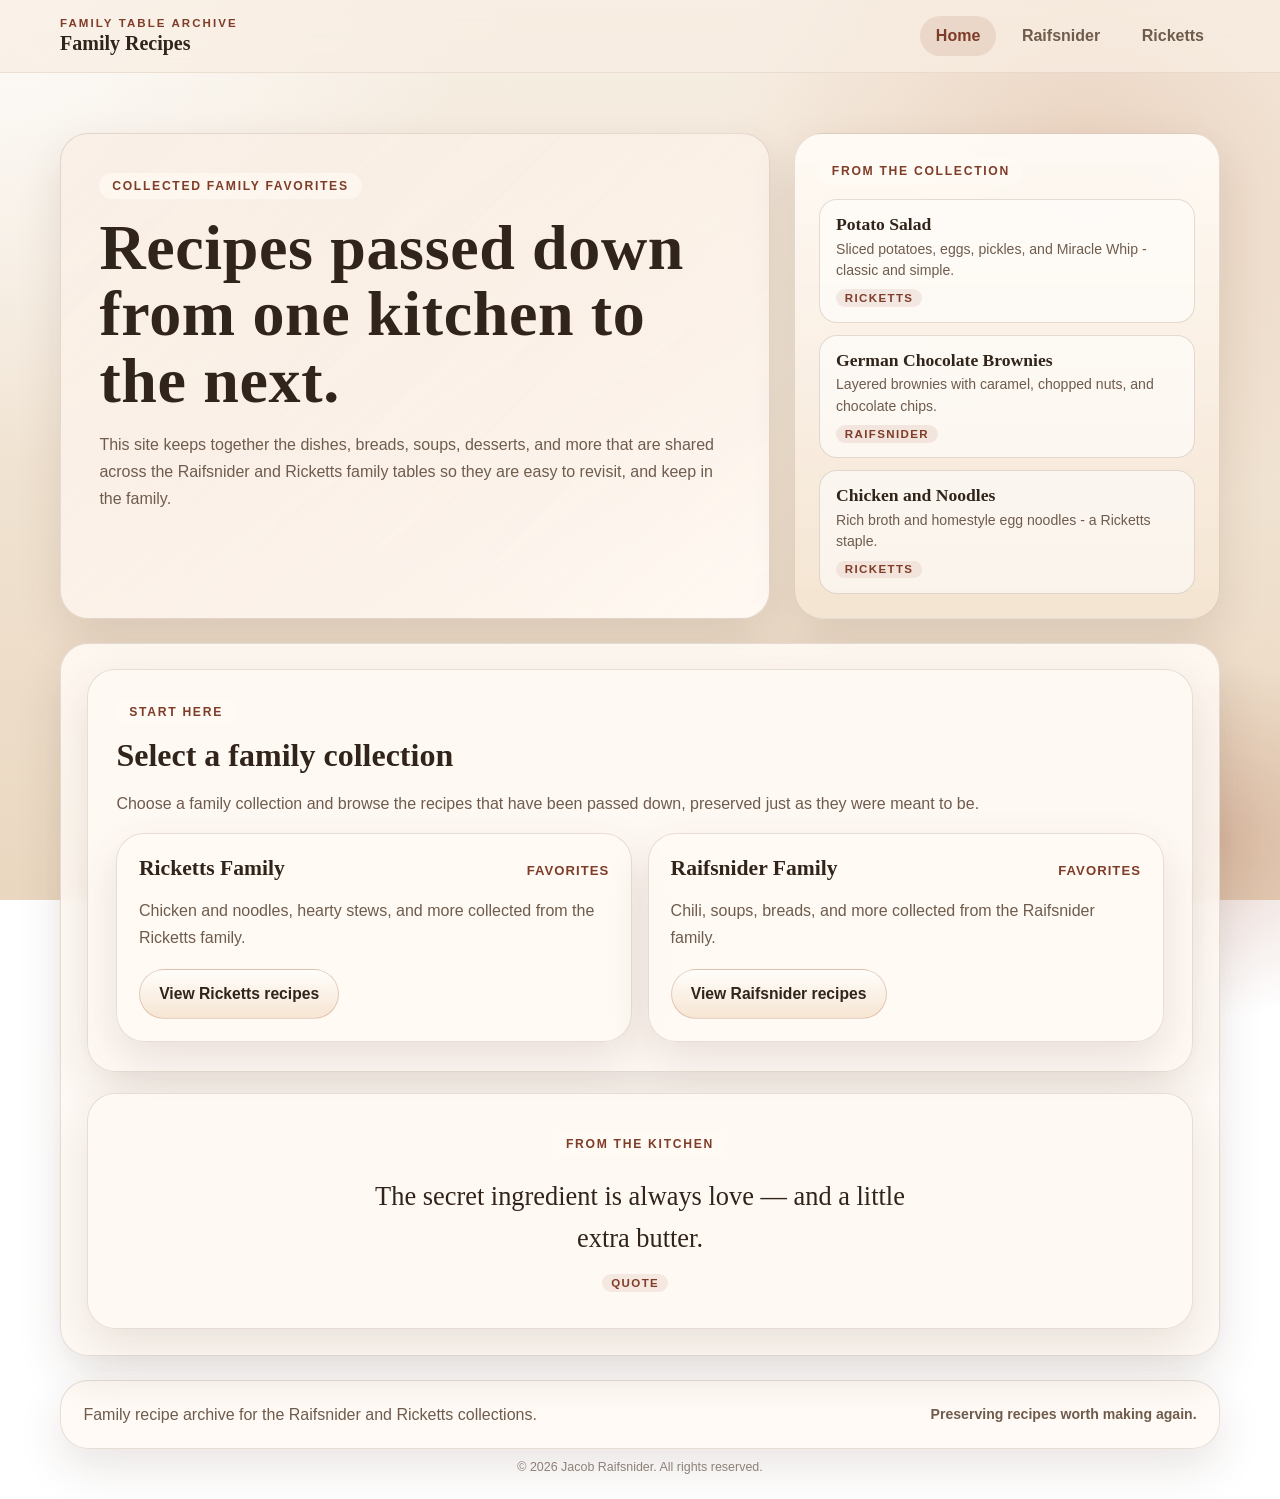
<file: index.html>
<!DOCTYPE html>
<html lang="en">
<head>
    <link rel="stylesheet" href="styles.css?v=20260506e">
    <meta charset="UTF-8">
    <meta name="viewport" content="width=device-width, initial-scale=1.0, viewport-fit=cover">
    <meta name="theme-color" content="#e9dfd1">
    <meta name="apple-mobile-web-app-capable" content="yes">
    <meta name="apple-mobile-web-app-status-bar-style" content="default">
    <title>Family Recipes</title>
</head>
<body class="home-page">    <div class="page-glow" aria-hidden="true"></div>
    <header class="site-header">
        <div class="site-header__inner">
            <a class="site-brand" href="index.html">
                <span class="site-brand__eyebrow">Family Table Archive</span>
                <span class="site-brand__title">Family Recipes</span>
            </a>
            <nav class="site-nav" aria-label="Primary">
                <a class="site-nav__link is-current" href="index.html">Home</a>
                <a class="site-nav__link" href="raifsnider.html">Raifsnider</a>
                <a class="site-nav__link" href="ricketts.html">Ricketts</a>
            </nav>
        </div>
    </header>

    <div class="site-shell">
        <section class="hero">
            <div class="hero__panel">
                <span class="hero__eyebrow">Collected family favorites</span>
                <h1>Recipes passed down from one kitchen to the next.</h1>
                <p class="hero__lede">This site keeps together the dishes, breads, soups, desserts, and more that are shared across the Raifsnider and Ricketts family tables so they are easy to revisit, and keep in the family.</p>
            </div>

            <aside class="hero__aside" aria-label="Featured recipes">
                <div class="featured-header">
                    <span class="section-label">From the collection</span>
                </div>
                <ul class="featured-recipe-list">
                    <li class="featured-recipe-item">
                        <a href="ricketts.html#ricketts-chicken-noodles" class="featured-recipe-link">
                            <span class="featured-recipe-name">Chicken and Noodles</span>
                            <span class="featured-recipe-desc">Rich broth and homestyle egg noodles — a Ricketts staple.</span>
                            <span class="featured-recipe-family">Ricketts</span>
                        </a>
                    </li>
                    <li class="featured-recipe-item">
                        <a href="raifsnider.html#raifsnider-banana-bread" class="featured-recipe-link">
                            <span class="featured-recipe-name">Banana Bread</span>
                            <span class="featured-recipe-desc">Moist, pecan-loaded quick bread from the Raifsnider kitchen.</span>
                            <span class="featured-recipe-family">Raifsnider</span>
                        </a>
                    </li>
                    <li class="featured-recipe-item">
                        <a href="ricketts.html#ricketts-veggie-beef-stew" class="featured-recipe-link">
                            <span class="featured-recipe-name">Veggie Beef Stew</span>
                            <span class="featured-recipe-desc">Ground beef with tomato sauce, potatoes, green beans, corn, and carrots.</span>
                            <span class="featured-recipe-family">Ricketts</span>
                        </a>
                    </li>
                </ul>
            </aside>
        </section>

        <main class="main-surface home-stack">
            <section class="section-card">
                <div class="section-heading">
                    <div>
                        <span class="section-label">Start here</span>
                        <h2>Select a family collection</h2>
                        <p class="section-copy">Choose a family collection and browse the recipes that have been passed down, preserved just as they were meant to be.</p>
                    </div>
                </div>

                <div id="familyChoice" class="family-grid">
                    <article class="family-card">
                        <div class="family-card__title-row">
                            <h3>Ricketts Family</h3>
                            <span class="family-card__tag">Favorites</span>
                        </div>
                        <p>Chicken and noodles, hearty stews, and more collected from the Ricketts family.</p>
                        <div class="family-card__footer">
                            <a id="rickettsFamily" class="family-button" href="ricketts.html" data-page="ricketts.html">View Ricketts recipes</a>
                        </div>
                    </article>

                    <article class="family-card">
                        <div class="family-card__title-row">
                            <h3>Raifsnider Family</h3>
                            <span class="family-card__tag">Favorites</span>
                        </div>
                        <p>Chili, soups, breads, and more collected from the Raifsnider family.</p>
                        <div class="family-card__footer">
                            <a id="raifsniderFamily" class="family-button" href="raifsnider.html" data-page="raifsnider.html">View Raifsnider recipes</a>
                        </div>
                    </article>
                </div>
            </section>

            <section class="section-card kitchen-wisdom-card">
                <div class="wisdom-inner">
                    <span class="section-label">From the kitchen</span>
                    <div class="wisdom-display" id="wisdomDisplay">
                        <p class="wisdom-text" id="wisdomText"></p>
                        <div class="wisdom-meta">
                            <span class="wisdom-badge" id="wisdomBadge"></span>
                            <span class="wisdom-attribution" id="wisdomAttribution"></span>
                        </div>
                    </div>
                </div>
            </section>
        </main>

        <footer class="site-footer">
            <div class="footer-grid">
                <p>Family recipe archive for the Raifsnider and Ricketts collections.</p>
                <p class="footer-note">Preserving recipes worth making again.</p>
            </div>
        </footer>
        <p class="site-legal">&copy; 2026 Jacob Raifsnider. All rights reserved.</p>
    </div>

    <script src="script.js?v=20260422a"></script>
</body>
</html>
</file>
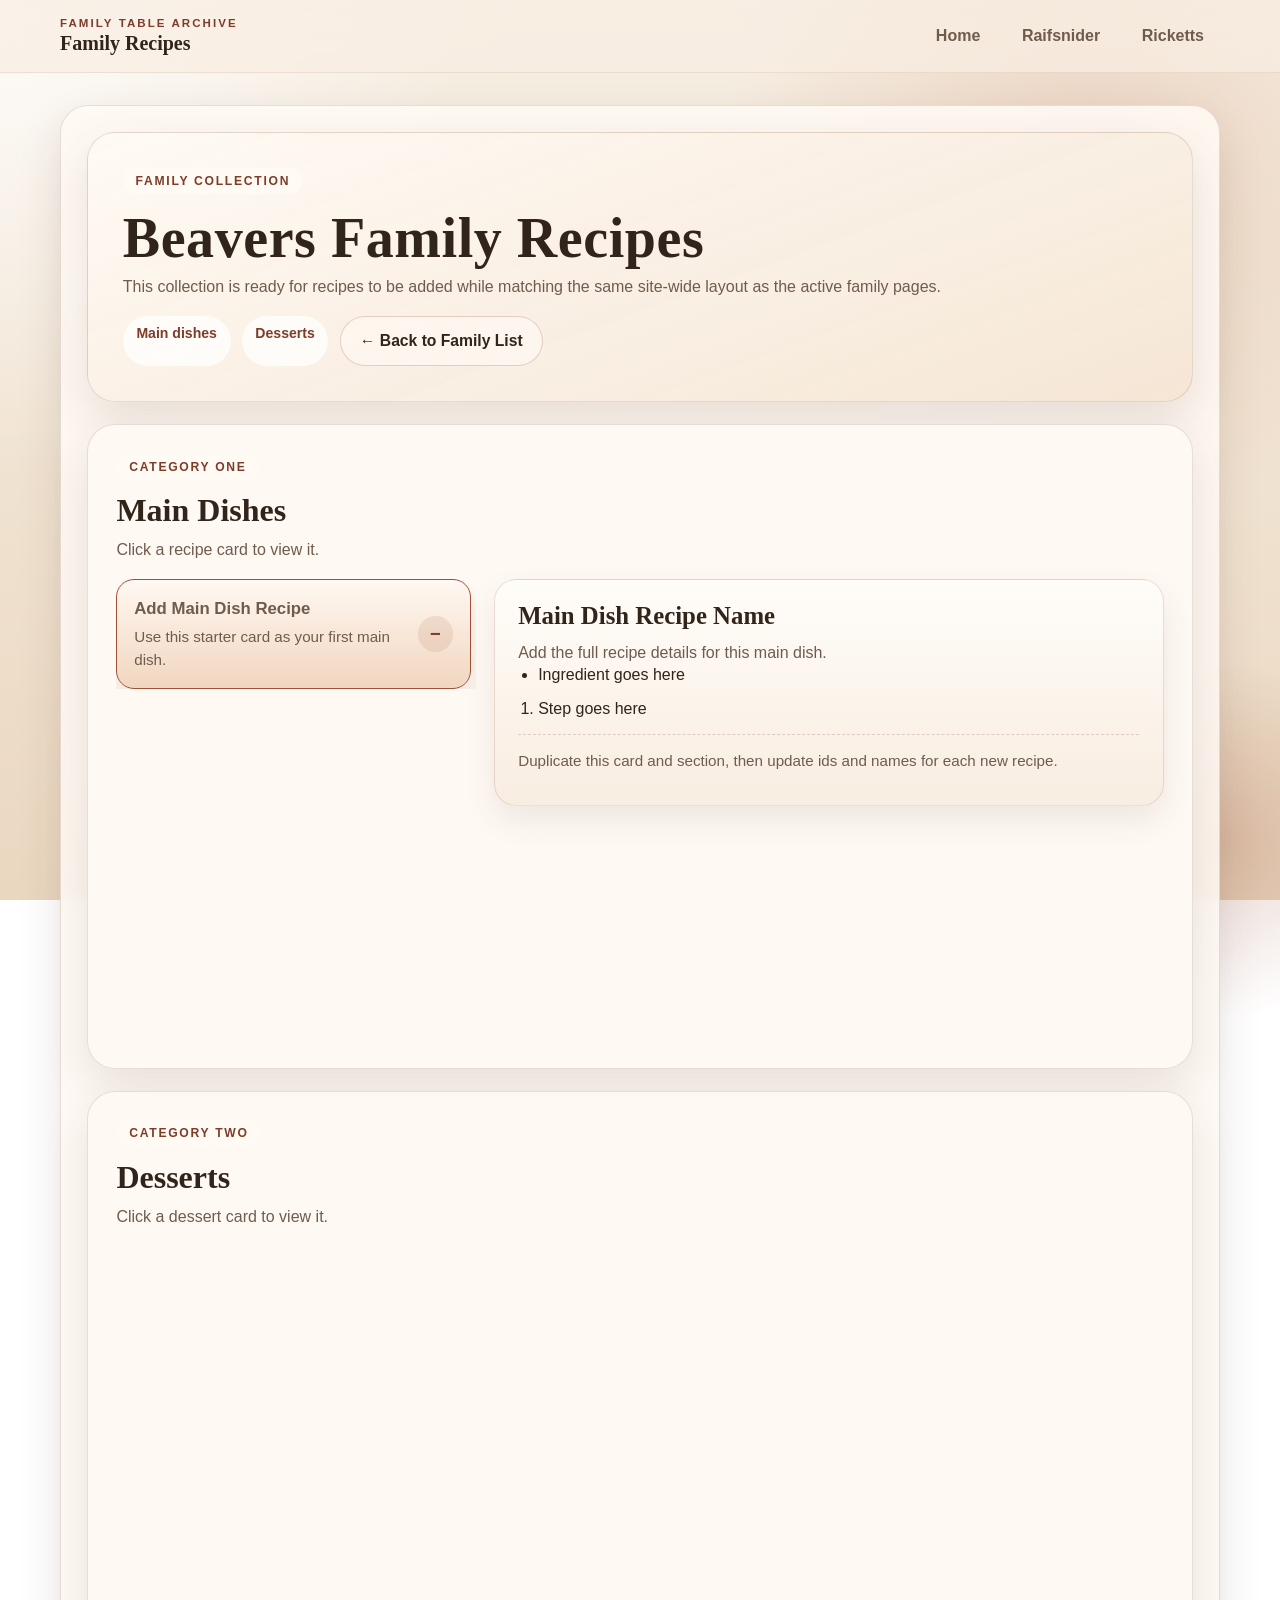
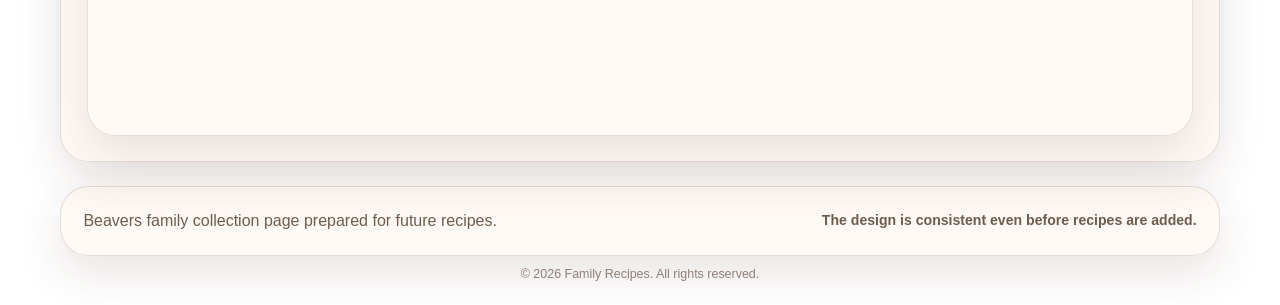
<file: beavers.html>
<!DOCTYPE html>
<html lang="en">
<head>
    <link rel="stylesheet" href="styles.css?v=20260506e">
    <meta charset="UTF-8">
    <meta name="viewport" content="width=device-width, initial-scale=1.0, viewport-fit=cover">
    <meta name="theme-color" content="#e9dfd1">
    <meta name="apple-mobile-web-app-capable" content="yes">
    <meta name="apple-mobile-web-app-status-bar-style" content="default">
    <title>Beavers Family Recipes</title>
</head>
<body class="family-page">    <div class="page-glow" aria-hidden="true"></div>
    <header class="site-header">
        <div class="site-header__inner">
            <a class="site-brand" href="index.html">
                <span class="site-brand__eyebrow">Family Table Archive</span>
                <span class="site-brand__title">Family Recipes</span>
            </a>
            <nav class="site-nav" aria-label="Primary">
                <a class="site-nav__link" href="index.html">Home</a>
                <a class="site-nav__link" href="raifsnider.html">Raifsnider</a>
                <a class="site-nav__link" href="ricketts.html">Ricketts</a>
            </nav>
        </div>
    </header>

    <div class="site-shell">
        <main class="main-surface recipe-page" data-recipe-page>
            <section class="page-intro">
                <div class="page-intro__meta">
                    <div>
                        <span class="hero__eyebrow">Family collection</span>
                        <h1>Beavers Family Recipes</h1>
                        <p>This collection is ready for recipes to be added while matching the same site-wide layout as the active family pages.</p>
                    </div>
                    <div class="page-intro__chips">
                        <span class="page-chip">Main dishes</span>
                        <span class="page-chip">Desserts</span>
                        <a class="family-button family-button--secondary" href="index.html">&larr; Back to Family List</a>
                    </div>
                </div>
            </section>

            <section class="category-section">
                <div class="category-section__header">
                    <div>
                        <span class="category-section__label">Category one</span>
                        <h2>Main Dishes</h2>
                        <p>Click a recipe card to view it.</p>
                    </div>
                </div>
                <div class="recipe-workspace">
                    <div class="recipe-list">
                        <button class="recipe-link" type="button" data-recipe-target="beavers-main-template" aria-expanded="true">
                            <span><strong>Add Main Dish Recipe</strong><span>Use this starter card as your first main dish.</span></span>
                        </button>
                        <!-- Add more main dish recipe cards here. -->
                    </div>

                    <div class="recipe-panel-stack">
                        <section class="recipe-detail-section" id="beavers-main-template">
                            <h3>Main Dish Recipe Name</h3>
                            <p>Add the full recipe details for this main dish.</p>
                            <ul>
                                <li>Ingredient goes here</li>
                            </ul>
                            <ol>
                                <li>Step goes here</li>
                            </ol>
                            <p class="recipe-template-note">Duplicate this card and section, then update ids and names for each new recipe.</p>
                        </section>
                    </div>
                </div>
            </section>

            <section class="category-section">
                <div class="category-section__header">
                    <div>
                        <span class="category-section__label">Category two</span>
                        <h2>Desserts</h2>
                        <p>Click a dessert card to view it.</p>
                    </div>
                </div>
                <div class="recipe-workspace">
                    <div class="recipe-list">
                        <!-- <button class="recipe-link" type="button" data-recipe-target="beavers-dessert-template" aria-expanded="false">
                            <span><strong>Add Dessert Recipe</strong><span>Use this starter card as your first dessert.</span></span>
                        </button> -->
                    </div>

                    <div class="recipe-panel-stack">
                        <!-- <section class="recipe-detail-section" id="beavers-dessert-template" hidden>
                            <h3>Dessert Recipe Name</h3>
                            <p>Add the full recipe details for this dessert.</p>
                            <ul>
                                <li>Ingredient goes here</li>
                            </ul>
                            <ol>
                                <li>Step goes here</li>
                            </ol>
                            <p class="recipe-template-note">Duplicate this card and section, then update ids and names for each new recipe.</p>
                        </section> -->
                    </div>
                </div>
            </section>
        </main>

        <footer class="site-footer">
            <div class="footer-grid">
                <p>Beavers family collection page prepared for future recipes.</p>
                <p class="footer-note">The design is consistent even before recipes are added.</p>
            </div>
        </footer>
        <p class="site-legal">&copy; 2026 Family Recipes. All rights reserved.</p>
    </div>
    <script src="script.js?v=20260422a"></script>
</body>
</html>
</file>
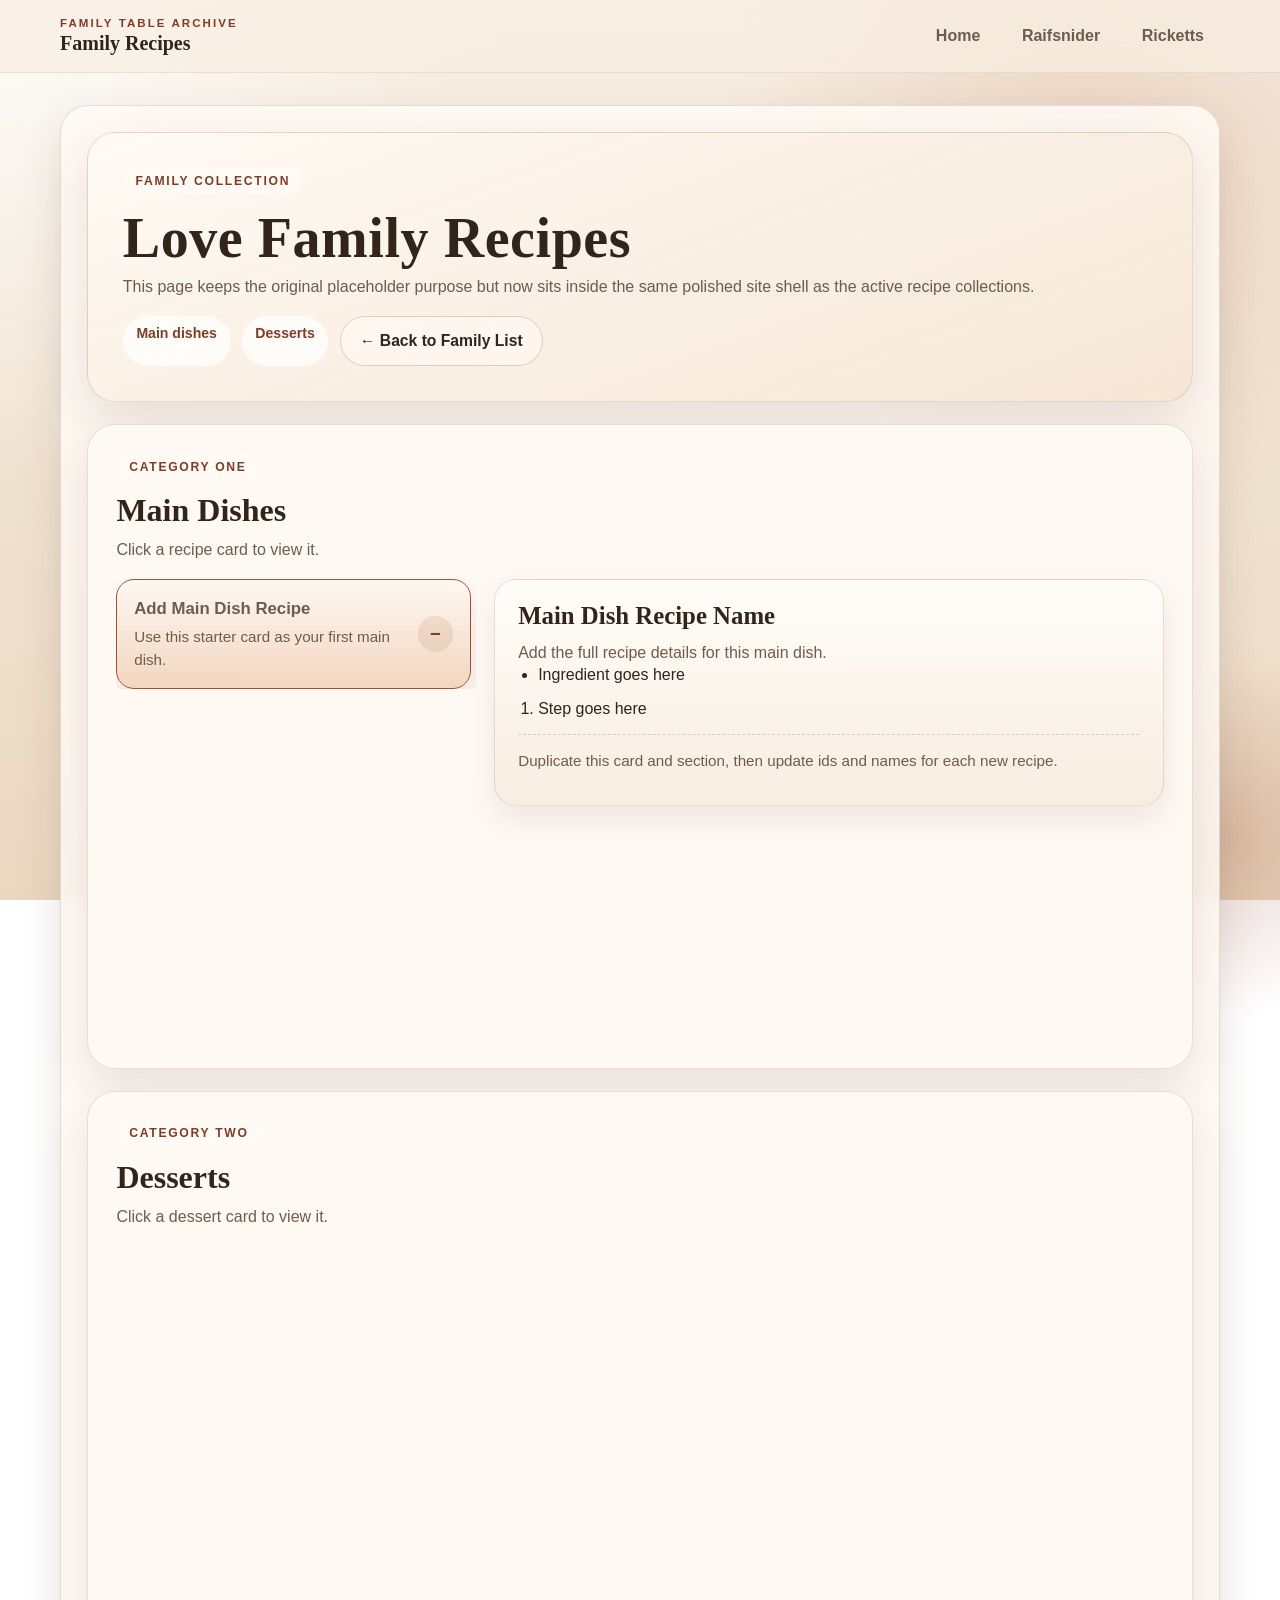
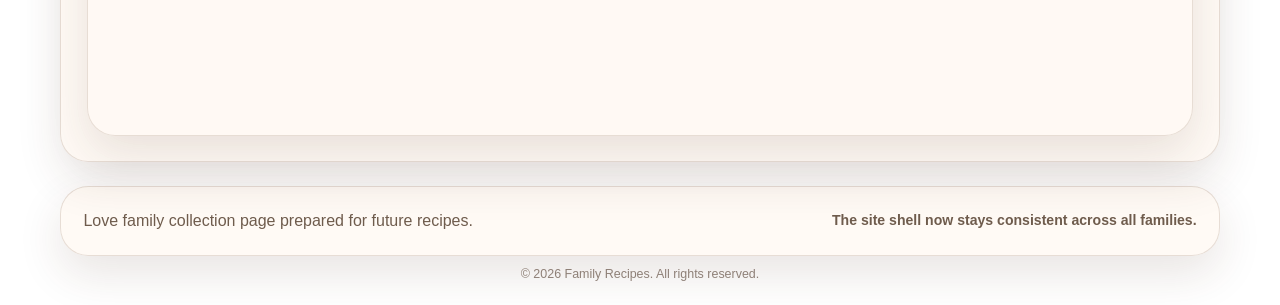
<file: love.html>
<!DOCTYPE html>
<html lang="en">
<head>
    <link rel="stylesheet" href="styles.css?v=20260506e">
    <meta charset="UTF-8">
    <meta name="viewport" content="width=device-width, initial-scale=1.0, viewport-fit=cover">
    <meta name="theme-color" content="#e9dfd1">
    <meta name="apple-mobile-web-app-capable" content="yes">
    <meta name="apple-mobile-web-app-status-bar-style" content="default">
    <title>Love Family Recipes</title>
</head>
<body class="family-page">    <div class="page-glow" aria-hidden="true"></div>
    <header class="site-header">
        <div class="site-header__inner">
            <a class="site-brand" href="index.html">
                <span class="site-brand__eyebrow">Family Table Archive</span>
                <span class="site-brand__title">Family Recipes</span>
            </a>
            <nav class="site-nav" aria-label="Primary">
                <a class="site-nav__link" href="index.html">Home</a>
                <a class="site-nav__link" href="raifsnider.html">Raifsnider</a>
                <a class="site-nav__link" href="ricketts.html">Ricketts</a>
            </nav>
        </div>
    </header>

    <div class="site-shell">
        <main class="main-surface recipe-page" data-recipe-page>
            <section class="page-intro">
                <div class="page-intro__meta">
                    <div>
                        <span class="hero__eyebrow">Family collection</span>
                        <h1>Love Family Recipes</h1>
                        <p>This page keeps the original placeholder purpose but now sits inside the same polished site shell as the active recipe collections.</p>
                    </div>
                    <div class="page-intro__chips">
                        <span class="page-chip">Main dishes</span>
                        <span class="page-chip">Desserts</span>
                        <a class="family-button family-button--secondary" href="index.html">&larr; Back to Family List</a>
                    </div>
                </div>
            </section>

            <section class="category-section">
                <div class="category-section__header">
                    <div>
                        <span class="category-section__label">Category one</span>
                        <h2>Main Dishes</h2>
                        <p>Click a recipe card to view it.</p>
                    </div>
                </div>
                <div class="recipe-workspace">
                    <div class="recipe-list">
                        <button class="recipe-link" type="button" data-recipe-target="love-main-template" aria-expanded="true">
                            <span><strong>Add Main Dish Recipe</strong><span>Use this starter card as your first main dish.</span></span>
                        </button>
                        <!-- Add more main dish recipe cards here. -->
                    </div>

                    <div class="recipe-panel-stack">
                        <section class="recipe-detail-section" id="love-main-template">
                            <h3>Main Dish Recipe Name</h3>
                            <p>Add the full recipe details for this main dish.</p>
                            <ul>
                                <li>Ingredient goes here</li>
                            </ul>
                            <ol>
                                <li>Step goes here</li>
                            </ol>
                            <p class="recipe-template-note">Duplicate this card and section, then update ids and names for each new recipe.</p>
                        </section>
                    </div>
                </div>
            </section>

            <section class="category-section">
                <div class="category-section__header">
                    <div>
                        <span class="category-section__label">Category two</span>
                        <h2>Desserts</h2>
                        <p>Click a dessert card to view it.</p>
                    </div>
                </div>
                <div class="recipe-workspace">
                    <div class="recipe-list">
                        <!-- <button class="recipe-link" type="button" data-recipe-target="love-dessert-template" aria-expanded="false">
                            <span><strong>Add Dessert Recipe</strong><span>Use this starter card as your first dessert.</span></span>
                        </button> -->
                    </div>

                    <div class="recipe-panel-stack">
                        <!-- <section class="recipe-detail-section" id="love-dessert-template" hidden>
                            <h3>Dessert Recipe Name</h3>
                            <p>Add the full recipe details for this dessert.</p>
                            <ul>
                                <li>Ingredient goes here</li>
                            </ul>
                            <ol>
                                <li>Step goes here</li>
                            </ol>
                            <p class="recipe-template-note">Duplicate this card and section, then update ids and names for each new recipe.</p>
                        </section> -->
                    </div>
                </div>
            </section>
        </main>

        <footer class="site-footer">
            <div class="footer-grid">
                <p>Love family collection page prepared for future recipes.</p>
                <p class="footer-note">The site shell now stays consistent across all families.</p>
            </div>
        </footer>
        <p class="site-legal">&copy; 2026 Family Recipes. All rights reserved.</p>
    </div>
    <script src="script.js?v=20260422a"></script>
</body>
</html>
</file>
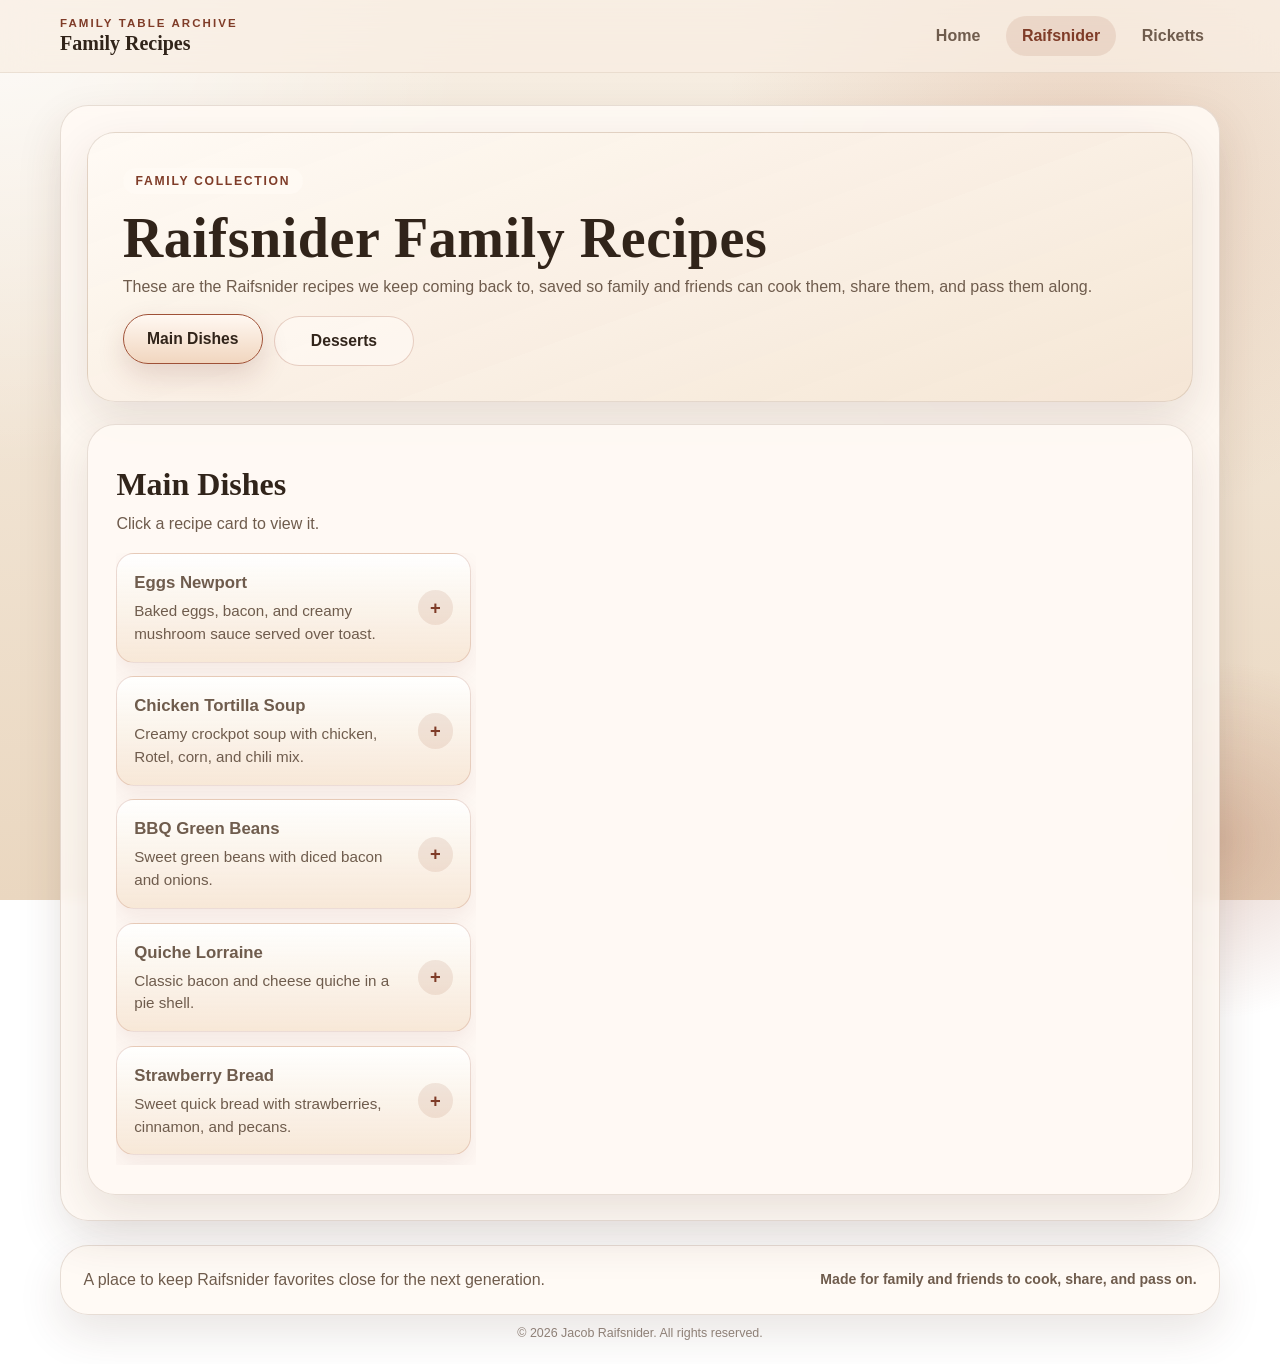
<file: raifsnider.html>
<!DOCTYPE html>
<html lang="en">
<head>
    <link rel="stylesheet" href="styles.css?v=20260506e">
    <meta charset="UTF-8">
    <meta name="viewport" content="width=device-width, initial-scale=1.0, viewport-fit=cover">
    <meta name="theme-color" content="#e9dfd1">
    <meta name="apple-mobile-web-app-capable" content="yes">
    <meta name="apple-mobile-web-app-status-bar-style" content="default">
    <title>Raifsnider Family Recipes</title>
</head>
<body class="family-page">    <div class="page-glow" aria-hidden="true"></div>
    <header class="site-header">
        <div class="site-header__inner">
            <a class="site-brand" href="index.html">
                <span class="site-brand__eyebrow">Family Table Archive</span>
                <span class="site-brand__title">Family Recipes</span>
            </a>
            <nav class="site-nav" aria-label="Primary">
                <a class="site-nav__link" href="index.html">Home</a>
                <a class="site-nav__link is-current" href="raifsnider.html">Raifsnider</a>
                <a class="site-nav__link" href="ricketts.html">Ricketts</a>
            </nav>
        </div>
    </header>

    <div class="site-shell">
    <main class="main-surface recipe-page" data-recipe-page>
        <section class="page-intro">
            <div class="page-intro__meta">
                <div>
                    <span class="hero__eyebrow">Family collection</span>
                    <h1>Raifsnider Family Recipes</h1>
                    <p>These are the Raifsnider recipes we keep coming back to, saved so family and friends can cook them, share them, and pass them along.</p>
                </div>
                <div class="page-intro__chips" data-category-toggles>
                    <button class="family-button family-button--secondary category-toggle" type="button" data-category-toggle="main" aria-pressed="true">Main Dishes</button>
                    <button class="family-button family-button--secondary category-toggle" type="button" data-category-toggle="desserts" aria-pressed="false">Desserts</button>
                </div>
            </div>
        </section>

        <section class="category-section" id="raifsnider-main" data-category-panel="main">
            <div class="category-section__header">
                <div>
                    <h2>Main Dishes</h2>
                    <p>Click a recipe card to view it.</p>
                </div>
            </div>
            <div class="recipe-workspace">
                <div class="recipe-list">
                    <button class="recipe-link" type="button" data-recipe-target="raifsnider-eggs-newport" aria-expanded="false">
                        <span><strong>Eggs Newport</strong><span>Baked eggs, bacon, and creamy mushroom sauce served over toast.</span></span>
                    </button>
                    <button class="recipe-link" type="button" data-recipe-target="raifsnider-chicken-tortilla-soup" aria-expanded="false">
                        <span><strong>Chicken Tortilla Soup</strong><span>Creamy crockpot soup with chicken, Rotel, corn, and chili mix.</span></span>
                    </button>
                    <button class="recipe-link" type="button" data-recipe-target="raifsniderBbqGreenBeans" aria-expanded="false">
                        <span><strong>BBQ Green Beans</strong><span>Sweet green beans with diced bacon and onions.</span></span>
                    </button>
                    <button class="recipe-link" type="button" data-recipe-target="raifsnider-quiche-lorraine" aria-expanded="false">
                        <span><strong>Quiche Lorraine</strong><span>Classic bacon and cheese quiche in a pie shell.</span></span>
                    </button>
                    <button class="recipe-link" type="button" data-recipe-target="raifsnider-strawberry-bread" aria-expanded="false">
                        <span><strong>Strawberry Bread</strong><span>Sweet quick bread with strawberries, cinnamon, and pecans.</span></span>
                    </button>
                    <button class="recipe-link" type="button" data-recipe-target="raifsnider-pumpkin-bread" aria-expanded="false">
                        <span><strong>Pumpkin Bread</strong><span>Spiced pumpkin loaf recipe from Tommye Beavers.</span></span>
                    </button>
                    <button class="recipe-link" type="button" data-recipe-target="raifsnider-banana-bread" aria-expanded="false">
                        <span><strong>Banana Bread</strong><span>Moist banana bread with chopped pecans.</span></span>
                    </button>
                    <button class="recipe-link" type="button" data-recipe-target="raifsnider-crockpot-steak-soup" aria-expanded="false">
                        <span><strong>Crockpot Steak Soup</strong><span>Hearty slow-cooker soup with ground chuck and vegetables.</span></span>
                    </button>
                    <button class="recipe-link" type="button" data-recipe-target="raifsnider-texas-chili" aria-expanded="false">
                        <span><strong>Texas Chili (Crockpot)</strong><span>Bean chili with peppers, tomato, and warm spices.</span></span>
                    </button>
                    <button class="recipe-link" type="button" data-recipe-target="raifsnider-basic-chili" aria-expanded="false">
                        <span><strong>Basic Chili</strong><span>Simple stove-top chili with beef, beans, and tomato.</span></span>
                    </button>
                    <button class="recipe-link" type="button" data-recipe-target="raifsnider-potato-soup" aria-expanded="false">
                        <span><strong>Potato Soup</strong><span>Creamy potato and chicken broth soup with optional beans.</span></span>
                    </button>
                    <button class="recipe-link" type="button" data-recipe-target="raifsnider-garlic-mashed-potatoes" aria-expanded="false">
                        <span><strong>Garlic Mashed Potatoes</strong><span>Roasted-garlic mashed potatoes with rosemary.</span></span>
                    </button>
                    <button class="recipe-link" type="button" data-recipe-target="raifsnider-french-dip" aria-expanded="false">
                        <span><strong>French Dip</strong><span>Slow-cooked rump roast served on sub buns with au jus.</span></span>
                    </button>
                    <button class="recipe-link" type="button" data-recipe-target="raifsnider-chicken-pot-pie" aria-expanded="false">
                        <span><strong>Chicken Pot Pie</strong><span>Hearty chicken and vegetable pot pie with a simple drop crust.</span></span>
                    </button>
                </div>

                <div class="recipe-panel-stack">
                    <section class="recipe-detail-section" id="raifsnider-eggs-newport" hidden>
                        <h3>Eggs Newport</h3>
                        <p>Approx. preparation time: 50 minutes. Serves 4.</p>
                        <ul>
                            <li>8 slices crisply cooked bacon</li>
                            <li>8 hard boiled eggs, sliced</li>
                            <li>1 can cream of mushroom soup (or cream of chicken soup?)</li>
                            <li>1/2 cup mayonnaise</li>
                            <li>1/2 cup milk</li>
                            <li>1 teaspoon chives</li>
                        </ul>
                        <ol>
                            <li>Slowly mix the milk with the mayonnaise and cream of mushroom soup.</li>
                            <li>Add the chives and mix well.</li>
                            <li>Spray a baking dish with Pam.</li>
                            <li>Place half of the sliced eggs in the bottom of the dish.</li>
                            <li>Cover the eggs with half of the soup mixture and top with half of the broken bacon bits.</li>
                            <li>Repeat the layers with the remaining eggs, soup mixture, and bacon.</li>
                            <li>Bake at 350 degrees for 20 to 30 minutes, or until hot and bubbly.</li>
                            <li>Serve over toast.</li>
                        </ol>
                        <p class="template-note">If using a pottery dish, place it in a cold oven and let it heat up with the oven. Bake at 350 degrees for about 30 minutes, or until hot and bubbly.</p>
                    </section>
                    <section class="recipe-detail-section" id="raifsnider-chicken-tortilla-soup" hidden>
                        <h3>Chicken Tortilla Soup</h3>
                        <p>Add everything to the crockpot, heat, and serve with toppings.</p>
                        <ul>
                            <li>2 cans chicken broth</li>
                            <li>2 cans corn, drained</li>
                            <li>2 cans Rotel tomatoes</li>
                            <li>2 cans chicken meat</li>
                            <li>2 cans cream of chicken soup</li>
                            <li>2 packets chili mix</li>
                        </ul>
                        <ol>
                            <li>Add the chicken broth, drained corn, Rotel tomatoes, chicken meat, cream of chicken soup, and chili mix to a crockpot.</li>
                            <li>Mix everything together well.</li>
                            <li>Heat until hot and ready to serve.</li>
                        </ol>
                        <p class="recipe-template-note">Once ready to serve, top with the following:</p>
                        <ul>
                            <li>Avocado</li>
                            <li>Shredded cheese</li>
                            <li>Sour cream</li>
                        </ul>
                    </section>
                    <section class="recipe-detail-section" id="raifsniderBbqGreenBeans" hidden>
                        <h3>BBQ Green Beans</h3>
                        <p class="recipe-source">Source: Stacey's Friends.</p>
                        <p>Approx. preparation time: 3 hours. Serves 8.</p>
                        <ul>
                            <li>8 slices of bacon, diced</li>
                            <li>1 onion, chopped</li>
                            <li>4 (1 lb. cans) cut green beans, drained</li>
                            <li>1 cup firmly packed brown sugar</li>
                            <li>1 cup catsup (ketchup)</li>
                        </ul>
                        <ol>
                            <li>Cook bacon and onion in skillet over medium heat until bacon is crispy.</li>
                            <li>Remove with a slotted spoon and place in a large bowl</li>
                            <li>Add the drained green beans.</li>
                            <li>Mix the sugar and catsup and add to the green beans and bacon.</li>
                            <li>Mix everything together well and pour into a baking dish.</li>
                            <li>Bake covered at 250 degrees for 3 hours.</li>

                        </ol>
                        <p class="recipe-template-note">This can be cooked in a crockpot on low for 5-6 hours.</p>
                    </section>
                    <section class="recipe-detail-section" id="raifsnider-quiche-lorraine" hidden>
                        <h3>Quiche Lorraine</h3>
                        <p class="recipe-source">Source: Tommye Beavers.</p>
                        <p>Approx. preparation time: 1 hour. Serves 6 pie slices.</p>
                        <ul>
                            <li>1 unbaked pie shell</li>
                            <li>8 oz. shredded Swiss or cheddar cheese</li>
                            <li>8 pieces crisply fried bacon, crumbled</li>
                            <li>1 1/2 cups half n half cream</li>
                            <li>4 eggs</li>
                            <li>2 tablespoons flour</li>
                            <li>1/2 teaspoon salt</li>
                            <li>Dash of pepper</li>
                        </ul>
                        <ol>
                            <li>Beat the eggs, flour, seasonings, and cream together.</li>
                            <li>Spread cheese in the bottom of the pie shell and sprinkle bacon on top.</li>
                            <li>Pour egg mixture over cheese and bacon.</li>
                            <li>Bake in a 350 degree oven for 40-45 minutes.</li>
                            <li>Let rest 5 minutes before serving.</li>
                        </ol>
                        <p class="recipe-template-note">Optional: add cooked vegetables like broccoli, spinach, or zucchini.</p>
                    </section>
                    <section class="recipe-detail-section" id="raifsnider-strawberry-bread" hidden>
                        <h3>Strawberry Bread</h3>
                        <p class="recipe-source">Source: Tommye Beavers.</p>
                        <p>Approx. preparation time: 70 minutes. Serves 3 loaves (8x4).</p>
                        <ul>
                            <li>4 eggs</li>
                            <li>1 1/2 cups vegetable oil</li>
                            <li>2 (10 oz.) packages frozen strawberries, thawed</li>
                            <li>2 1/2 cups flour</li>
                            <li>1 teaspoon soda</li>
                            <li>1 teaspoon salt</li>
                            <li>3 teaspoons cinnamon</li>
                            <li>2 cups sugar</li>
                            <li>1 cup chopped pecans</li>
                        </ul>
                        <ol>
                            <li>In a large bowl, mix together the first three ingredients.</li>
                            <li>In another bowl, mix dry ingredients, using 1/2 cup of the flour to toss the nuts.</li>
                            <li>Add flour mixture to egg mixture, blending well.</li>
                            <li>Fold in nuts and flour mixture.</li>
                            <li>Pour into well-greased loaf pans.</li>
                            <li>Bake at 350 degrees for about 50 minutes, or until a toothpick comes out clean.</li>
                            <li>Gently loosen bread from pan sides and cool on a rack.</li>
                        </ol>
                        <p class="recipe-template-note">Keeps in the refrigerator up to 3 weeks and can be frozen.</p>
                        <p class="recipe-template-note2">Tip: Tossing the nuts with flour helps keep the nuts suspended in the batter and not drop to the bottom of the bread.</p>
                    </section>
                    <section class="recipe-detail-section" id="raifsnider-pumpkin-bread" hidden>
                        <h3>Pumpkin Bread</h3>
                        <p class="recipe-source">Source: Tommye Beavers.</p>
                        <p>Approx. preparation time: 1 hour 45 minutes. Serves 2 loaves.</p>
                        <ul>
                            <li>3 cups sugar</li>
                            <li>1 cup salad oil</li>
                            <li>4 eggs, beaten</li>
                            <li>1 can (16 oz.) pumpkin</li>
                            <li>3 1/2 cups flour</li>
                            <li>2 teaspoons soda</li>
                            <li>1 teaspoon salt</li>
                            <li>1 teaspoon baking powder</li>
                            <li>1 teaspoon nutmeg</li>
                            <li>1 teaspoon allspice</li>
                            <li>1 teaspoon cinnamon</li>
                            <li>1/2 teaspoon cloves</li>
                            <li>2/3 cup water</li>
                        </ul>
                        <ol>
                            <li>Cream sugar and oil together.</li>
                            <li>Add eggs and pumpkin, and mix well.</li>
                            <li>Mix dry ingredients and add alternately with water.</li>
                            <li>Pour into two well-greased 9x5 inch loaf pans.</li>
                            <li>Bake at 350 degrees for 1 1/2 hours, or until tested done.</li>
                            <li>Let stand 10 minutes, then loosen and remove from pans to cool on rack.</li>
                        </ol>
                        <p class="recipe-template-note">If using small pans, bake less time and wrap tightly in foil.</p>
                    </section>
                    <section class="recipe-detail-section" id="raifsnider-banana-bread" hidden>
                        <h3>Banana Bread</h3>
                        <p class="recipe-source">Source: Tommye Beavers.</p>
                        <p>Approx. preparation time: 1 hour 15 minutes. Serves 1 large loaf.</p>
                        <ul>
                            <li>1/2 cup butter or margarine</li>
                            <li>1 cup sugar</li>
                            <li>2 eggs</li>
                            <li>3 mashed bananas</li>
                            <li>2 cups flour</li>
                            <li>1 teaspoon soda</li>
                            <li>1/4 teaspoon salt</li>
                            <li>1/2 cup chopped pecans</li>
                        </ul>
                        <ol>
                            <li>Cream together butter and sugar, then add eggs.</li>
                            <li>Add bananas and mix in dry ingredients until blended.</li>
                            <li>Fold in nuts and place in a well-greased loaf pan.</li>
                            <li>Bake at 350 degrees for one hour.</li>
                            <li>Test with a toothpick by seeing if the pick comes out clean.</li>
                            <li>Run knife around edges and remove from pan to cool on a rack.</li>
                            <li>Wrap tightly in foil for storage.</li>
                        </ol>
                        <p class="recipe-template-note">You can make two medium sized loaves and bake for 40-45 minutes.</p>
                    </section>
                    <section class="recipe-detail-section" id="raifsnider-crockpot-steak-soup" hidden>
                        <h3>Crockpot Steak Soup</h3>
                        <p class="recipe-source">Source: Tommye Beavers.</p>
                        <p>Approx. preparation time: 8 1/2 hours. Serves 6.</p>
                        <ul>
                            <li>1 1/2 lbs. coarsely ground chuck roast</li>
                            <li>10 oz. package frozen mixed vegetables</li>
                            <li>2 small onions, chopped</li>
                            <li>3 stalks celery, chopped</li>
                            <li>2 carrots, sliced</li>
                            <li>1 medium potato, peeled and chopped</li>
                            <li>1 (1 lb.) can diced tomatoes</li>
                            <li>1 teaspoon pepper</li>
                            <li>3 tablespoons beef bouillon granules</li>
                            <li>3 cups water</li>
                            <li>1 stick butter</li>
                            <li>1/2 cup flour</li>
                        </ul>
                        <ol>
                            <li>Brown meat and drain.</li>
                            <li>Place all ingredients except butter and flour in crockpot.</li>
                            <li>Cover and cook on low for 8-10 hours.</li>
                            <li>One hour before serving, turn to high.</li>
                            <li>Melt butter in a small pan, add flour, and stir until smooth.</li>
                            <li>Pour into crockpot and blend thoroughly until soup thickens.</li>
                        </ol>
                    </section>
                    <section class="recipe-detail-section" id="raifsnider-texas-chili" hidden>
                        <h3>Texas Chili (Crockpot)</h3>
                        <p class="recipe-source">Source: Brad Beavers.</p>
                        <p>Approx. preparation time: 8-9 hours. Serves 6-8.</p>
                        <ul>
                            <li>1 lb. coarsely ground beef</li>
                            <li>1 (28 oz.) can diced tomatoes</li>
                            <li>3 cans kidney beans</li>
                            <li>1 (7 oz.) can chopped green chilies</li>
                            <li>1 (12 oz.) can tomato paste</li>
                            <li>1 green pepper</li>
                            <li>1 red pepper</li>
                            <li>2 cups onion, chopped</li>
                            <li>1 can condensed tomato soup</li>
                            <li>1 1/2 cups chopped celery</li>
                            <li>1 can corn (served on the side)</li>
                            <li>2 bay leaves</li>
                            <li>2 tablespoons sugar</li>
                            <li>2 teaspoons salt</li>
                            <li>1 teaspoon marjoram</li>
                            <li>1 teaspoon garlic powder</li>
                            <li>1 teaspoon black pepper</li>
                            <li>2 tablespoons chili powder (optional: more)</li>
                            <li>Canned jalapeno slices (served on the side)</li>
                        </ul>
                        <ol>
                            <li>Brown meat and drain.</li>
                            <li>Place all ingredients except jalapenos in crockpot.</li>
                            <li>Cook on low for 8-9 hours.</li>
                            <li>Serve topped with shredded cheddar and jalapenos if desired.</li>
                        </ol>
                        <p class="recipe-template-note">For veggie chili: use white beans, squash, and potato in place of beef.</p>
                    </section>
                    <section class="recipe-detail-section" id="raifsnider-basic-chili" hidden>
                        <h3>Basic Chili</h3>
                        <p class="recipe-source">Source: Tommye Beavers.</p>
                        <p>Approx. preparation time: 30 minutes. Serves 4.</p>
                        <ul>
                            <li>1 lb. lean ground beef</li>
                            <li>1 onion, chopped</li>
                            <li>1 can red kidney beans</li>
                            <li>1 can tomatoes, diced</li>
                            <li>1 can tomato soup</li>
                            <li>2 cans water</li>
                            <li>Salt and pepper to taste</li>
                            <li>1 1/2 to 2 tablespoons chili powder</li>
                        </ul>
                        <ol>
                            <li>Brown beef and onion together until there is no pink.</li>
                            <li>If meat is too lean, lightly spray pot with Pam to prevent sticking.</li>
                            <li>Add remaining ingredients and stir well.</li>
                            <li>Bring to a boil, then reduce heat and simmer 15-20 minutes.</li>
                            <li>Add more chili powder for a hotter chili.</li>
                        </ol>
                    </section>
                    <section class="recipe-detail-section" id="raifsnider-potato-soup" hidden>
                        <h3>Potato Soup</h3>
                        <p class="recipe-source">Source: Tommye Beavers.</p>
                        <p>Approx. preparation time: 50 minutes. Serves 4-6.</p>
                        <ul>
                            <li>1 1/2 sticks margarine</li>
                            <li>1/4 cup onion, chopped</li>
                            <li>14 oz. can chicken broth</li>
                            <li>8 potatoes, peeled, cubed, and cooked</li>
                            <li>Salt and pepper to taste</li>
                            <li>1/4 cup flour</li>
                            <li>2 1/2 cups half n half</li>
                            <li>1 can shellie beans (optional)</li>
                        </ul>
                        <ol>
                            <li>Cook potatoes until just tender, but not soft.</li>
                            <li>Cook onion in margarine until crisp-tender.</li>
                            <li>Add broth, potatoes, salt, and pepper.</li>
                            <li>In a small bowl, whisk flour with half and half.</li>
                            <li>Stir mixture into soup and add beans (if using).</li>
                            <li>Simmer for about 10 minutes.</li>
                        </ol>
                    </section>
                    <section class="recipe-detail-section" id="raifsnider-garlic-mashed-potatoes" hidden>
                        <h3>Garlic Mashed Potatoes</h3>
                        <p class="recipe-source">Source: Tommye Beavers.</p>
                        <p>Approx. preparation time: 1 hour. Serves 6.</p>
                        <ul>
                            <li>2 whole garlic heads</li>
                            <li>1 tablespoon olive oil</li>
                            <li>6 medium baking potatoes, peeled and cubed</li>
                            <li>1 cup plus 2 tablespoons milk</li>
                            <li>2 tablespoons butter</li>
                            <li>1 teaspoon dry rosemary, crushed</li>
                            <li>1 teaspoon salt</li>
                        </ul>
                        <ol>
                            <li>Cut top off garlic heads so each clove is exposed.</li>
                            <li>Brush with oil, wrap in foil, and bake at 350 degrees for 45 minutes or until very soft.</li>
                            <li>Cool 5 minutes, remove garlic from skins, mash, and set aside.</li>
                            <li>Cover potatoes with water and boil, covered, for 20-25 minutes or until tender.</li>
                            <li>Drain well.</li>
                            <li>Add remaining ingredients and mashed garlic.</li>
                            <li>Mash and stir until light and fluffy.</li>
                        </ol>
                    </section>
                    <section class="recipe-detail-section" id="raifsnider-french-dip" hidden>
                        <h3>French Dip</h3>
                        <p class="recipe-source">Source: Tommye Beavers.</p>
                        <p>Approx. preparation time: 5 minutes plus crockpot time. Serves 8-10.</p>
                        <ul>
                            <li>4 1/2 to 5 lb. boneless rump beef roast</li>
                            <li>1 or 2 packets dry au jus mix</li>
                            <li>Sub buns</li>
                        </ul>
                        <ol>
                            <li>Place roast in crockpot and cook on low for 8-10 hours.</li>
                            <li>Prepare au jus mix according to package directions (about 3 cups per envelope).</li>
                            <li>Thirty minutes before serving, add au jus to the roast and continue cooking on high.</li>
                            <li>Remove roast and slice thinly.</li>
                            <li>Serve meat on halved sub buns with au jus in bowls for dipping.</li>
                        </ol>
                        <p class="recipe-template-note">Good served with Italian peppers.</p>
                    </section>
                    <section class="recipe-detail-section" id="raifsnider-chicken-pot-pie" hidden>
                        <h3>Chicken Pot Pie</h3>
                        <p class="recipe-source">Source: Elizabeth Coblentz, Amish Cook.</p>
                        <p>Approx. preparation time: 1 hour. Serves 8.</p>
                        <ul>
                            <li>3 cups chopped, cooked chicken</li>
                            <li>2 cups peas</li>
                            <li>2 cups cooked carrots, chopped</li>
                            <li>1 can cream of chicken soup</li>
                            <li>3 cups chicken broth</li>
                            <li>Salt and pepper to taste</li>
                        </ul>
                        <p><strong>Crust:</strong></p>
                        <ul>
                            <li>1 1/2 cups flour</li>
                            <li>1 tablespoon baking powder</li>
                            <li>3/4 teaspoon salt</li>
                            <li>1 1/2 cups milk</li>
                            <li>6 tablespoons melted butter</li>
                        </ul>
                        <p class="recipe-template-note">Mix crust ingredients until moistened. Do not over mix. Pour crust over filling and bake.</p>
                    </section>

                </div>
            </div>
        </section>

        <section class="category-section" id="raifsnider-desserts" data-category-panel="desserts">
            <div class="category-section__header">
                <div>
                    <h2>Desserts</h2>
                    <p>Click a recipe card to view it.</p>
                </div>
            </div>
            <div class="recipe-workspace">
                <div class="recipe-list">
                    <button class="recipe-link" type="button" data-recipe-target="raifsnider-german-chocolate-brownies" aria-expanded="false">
                        <span><strong>German Chocolate Brownies</strong><span>Layered brownies with caramel, nuts, and chocolate chips.</span></span>
                    </button>
                    <button class="recipe-link" type="button" data-recipe-target="raifsnider-buckeyes" aria-expanded="false">
                        <span><strong>Buckeyes</strong><span>Creamy peanut butter balls dipped in chocolate.</span></span>
                    </button>
                    <button class="recipe-link" type="button" data-recipe-target="raifsnider-vanilla-ice-cream" aria-expanded="false">
                        <span><strong>Vanilla Ice Cream</strong><span>Homemade custard-style ice cream with junket tablets.</span></span>
                    </button>
                    <button class="recipe-link" type="button" data-recipe-target="raifsnider-chocolate-sauce" aria-expanded="false">
                        <span><strong>Chocolate Sauce</strong><span>Rich chocolate sauce made with Karo syrup and cream.</span></span>
                    </button>
                    <button class="recipe-link" type="button" data-recipe-target="raifsnider-sugar-cookies" aria-expanded="false">
                        <span><strong>Sugar Cookies</strong><span>Classic rolled sugar cookies with optional cinnamon-sugar topping.</span></span>
                    </button>
                    <button class="recipe-link" type="button" data-recipe-target="raifsnider-macadamia-nut-cookies" aria-expanded="false">
                        <span><strong>White Chocolate Macadamia Nut Cookies</strong><span>Buttery cookies with macadamia nuts and white chocolate chunks.</span></span>
                    </button>
                </div>

                <div class="recipe-panel-stack">
                    <section class="recipe-detail-section" id="raifsnider-german-chocolate-brownies" hidden>
                        <h3>German Chocolate Brownies</h3>
                        <p class="recipe-source">Source: Beth Wolf.</p>
                        <ul>
                            <li>1 box German chocolate cake mix</li>
                            <li>1 can sweetened Eagle Brand condensed milk</li>
                            <li>3/4 cup softened butter</li>
                            <li>1 package caramels, unwrapped</li>
                            <li>6 oz. chocolate chips</li>
                            <li>1 cup chopped nuts</li>
                        </ul>
                        <ol>
                            <li>Mix cake mix, 1/2 can Eagle Brand milk, and butter well.</li>
                            <li>Divide mixture in half and spread first half in a greased 9x13 pan.</li>
                            <li>Bake at 350 degrees for 5-6 minutes.</li>
                            <li>Melt unwrapped caramels and mix with the other half of the Eagle Brand milk.</li>
                            <li>Pour and spread caramel mixture over the baked layer.</li>
                            <li>Top evenly with chopped nuts and chocolate chips.</li>
                            <li>Spread remaining cake mixture over nuts and chips.</li>
                            <li>Bake another 25 minutes at 350 degrees, then cool before serving.</li>
                        </ol>
                    </section>
                    <section class="recipe-detail-section" id="raifsnider-buckeyes" hidden>
                        <h3>Buckeyes</h3>
                        <p class="recipe-source">Source: Barb Mixell.</p>
                        <p>Approx. preparation time: 2 hours. Makes 60-65 candies.</p>
                        <ul>
                            <li>1 1/2 sticks margarine</li>
                            <li>1 cup + 2 tablespoons crunchy peanut butter</li>
                            <li>1 lb. box powdered sugar</li>
                            <h4>Chocolate Dip:</h4>
                            <li>1 large package semi-sweet chocolate chips</li>
                            <li>1/4 cake paraffin</li>
                        </ul>
                        <ol>
                            <li>Cream together margarine, peanut butter, and powdered sugar.</li>
                            <li>Chill thoroughly, then form into small balls.</li>
                            <li>Continue to chill and, using a toothpick, dip each ball into the chocolate mixture.</li>
                            <li>Place on wax paper and chill until set.</li>
                            <li>Store in refrigerator or freezer.</li>
                        </ol>
                        <p class="recipe-template-note">Chocolate dip ingredients are listed on the recipe card.</p>
                    </section>
                    <section class="recipe-detail-section" id="raifsnider-vanilla-ice-cream" hidden>
                        <h3>Vanilla Ice Cream</h3>
                        <p class="recipe-source">Source: Louise Beavers.</p>
                        <p>Approx. preparation time: 1 hour. Makes 1 gallon.</p>
                        <ul>
                            <li>1/2 gallon whole milk</li>
                            <li>4 eggs</li>
                            <li>2 scant cups sugar</li>
                            <li>2 tablespoons vanilla</li>
                            <li>1 pint half-and-half cream</li>
                            <li>6 junket tablets, crushed</li>
                        </ul>
                        <ol>
                            <li>Heat milk just warm enough to cook eggs, but not too hot.</li>
                            <li>Mix eggs and sugar together well.</li>
                            <li>Slowly stir into heated milk and stir just long enough to be sure eggs have cooked.</li>
                            <li>Pour into clean freezer can. Stir in cream and vanilla.</li>
                            <li>Let stand if milk is too hot. It should feel no more than very warm, not hot.</li>
                            <li>When cooled enough, add junket which has been dissolved in a few drops of water.</li>
                            <li>Mix into the milk and egg mixture.</li>
                            <li>Place can in freezer, using lots of salt and crushed ice for freezing.</li>
                        </ol>
                    </section>
                    <section class="recipe-detail-section" id="raifsnider-chocolate-sauce" hidden>
                        <h3>Chocolate Sauce</h3>
                        <p class="recipe-source">Source: Louise Beavers.</p>
                        <p>Approx. preparation time: 20 minutes. Makes 2 1/2 cups.</p>
                        <ul>
                            <li>1 1/2 cups sugar</li>
                            <li>1/4 cup Karo syrup</li>
                            <li>2/3 cup cream</li>
                            <li>1 oz. unsweetened chocolate</li>
                            <li>2 tablespoons butter</li>
                        </ul>
                        <ol>
                            <li>Mix sugar, Karo, and cream together over heat.</li>
                            <li>Bring to a boil for 1 minute.</li>
                        </ol>
                        <p class="recipe-template-note">The longer you boil, the thicker the final sauce and the sooner the sauce will become sugary. Do not boil over 2 minutes.</p>
                    </section>
                    <section class="recipe-detail-section" id="raifsnider-sugar-cookies" hidden>
                        <h3>Sugar Cookies</h3>
                        <p class="recipe-source">Source: Tommye Beavers.</p>
                        <p>Approx. preparation time: 1 hour 45 minutes. Makes 2 dozen.</p>
                        <ul>
                            <li>3/4 cup butter or margarine</li>
                            <li>1 cup sugar</li>
                            <li>2 eggs</li>
                            <li>1 teaspoon vanilla</li>
                            <li>2 1/2 cups flour</li>
                            <li>1 teaspoon baking powder</li>
                            <li>1 teaspoon salt</li>
                        </ul>
                        <ol>
                            <li>Cream butter and sugar together. Add eggs and vanilla. Mix.</li>
                            <li>Blend in dry ingredients, mixing well and scraping sides of bowl.</li>
                            <li>Cover and chill in refrigerator at least 1 hour.</li>
                            <li>Divide dough in half and roll out one half on a well-floured board to 1/4 inch thickness.</li>
                            <li>Place other half of dough back in the refrigerator to keep cool.</li>
                            <li>Cut into circles with a biscuit cutter or into shapes with cookie cutters.</li>
                            <li>Place on an ungreased cookie sheet and bake at 375 degrees for 5-6 minutes.</li>
                            <li>Repeat for the second half of dough.</li>
                        </ol>
                        <p class="recipe-template-note">This time is for a soft cookie. If you bake longer, watch that the bottom of cookies do not burn.</p>
                        <p class="recipe-template-note2">Tip: Sprinkle each cookie with a cinnamon and sugar mixture before baking. Or decorate with chocolate chips, red hots, raisins, or colored sugars. After cooling, icing may be used for decorations.</p>
                    </section>
                    <section class="recipe-detail-section" id="raifsnider-macadamia-nut-cookies" hidden>
                        <h3>White Chocolate Macadamia Nut Cookies</h3>
                        <p class="recipe-source">Source: Tommye Beavers.</p>
                        <p>Approx. preparation time: 50 minutes. Makes 2 dozen.</p>
                        <ul>
                            <li>2/3 cup butter or margarine</li>
                            <li>1/2 cup sugar</li>
                            <li>1/2 cup brown sugar</li>
                            <li>1 egg</li>
                            <li>1 teaspoon vanilla</li>
                            <li>1 1/2 cups flour</li>
                            <li>1 jar macadamia nuts</li>
                            <li>3 oz. white chocolate, chopped into chunks</li>
                        </ul>
                        <ol>
                            <li>Cream butter and sugars together.</li>
                            <li>Beat in egg and vanilla.</li>
                            <li>Mix in flour and fold in nuts and chocolate.</li>
                            <li>Chill for at least 1 hour or overnight.</li>
                            <li>Shape into 1-inch balls (dough will be sticky).</li>
                            <li>Bake on a greased cookie sheet at 350 degrees for 15 minutes.</li>
                            <li>Cool slightly before removing to a cooling rack.</li>
                        </ol>
                        <p class="recipe-template-note">You may be able to find white chocolate in chips and will not have to purchase a block that needs to be chopped.</p>
                    </section>
                </div>
            </div>
        </section>
    </main>

    <footer class="site-footer">
        <div class="footer-grid">
            <p>A place to keep Raifsnider favorites close for the next generation.</p>
            <p class="footer-note">Made for family and friends to cook, share, and pass on.</p>
        </div>
    </footer>
    <p class="site-legal">&copy; 2026 Jacob Raifsnider. All rights reserved.</p>

    <div class="recipe-modal" data-recipe-modal hidden>
        <div class="recipe-modal__backdrop" data-recipe-modal-close></div>
        <div class="recipe-modal__dialog" role="dialog" aria-modal="true" aria-label="Recipe details">
            <button class="recipe-modal__close" type="button" data-recipe-modal-close aria-label="Close recipe">&times;</button>
            <div class="recipe-modal__content" data-recipe-modal-content></div>
        </div>
    </div>

    </div>
    <script src="script.js?v=20260422a"></script>
</body>
</html>
</file>
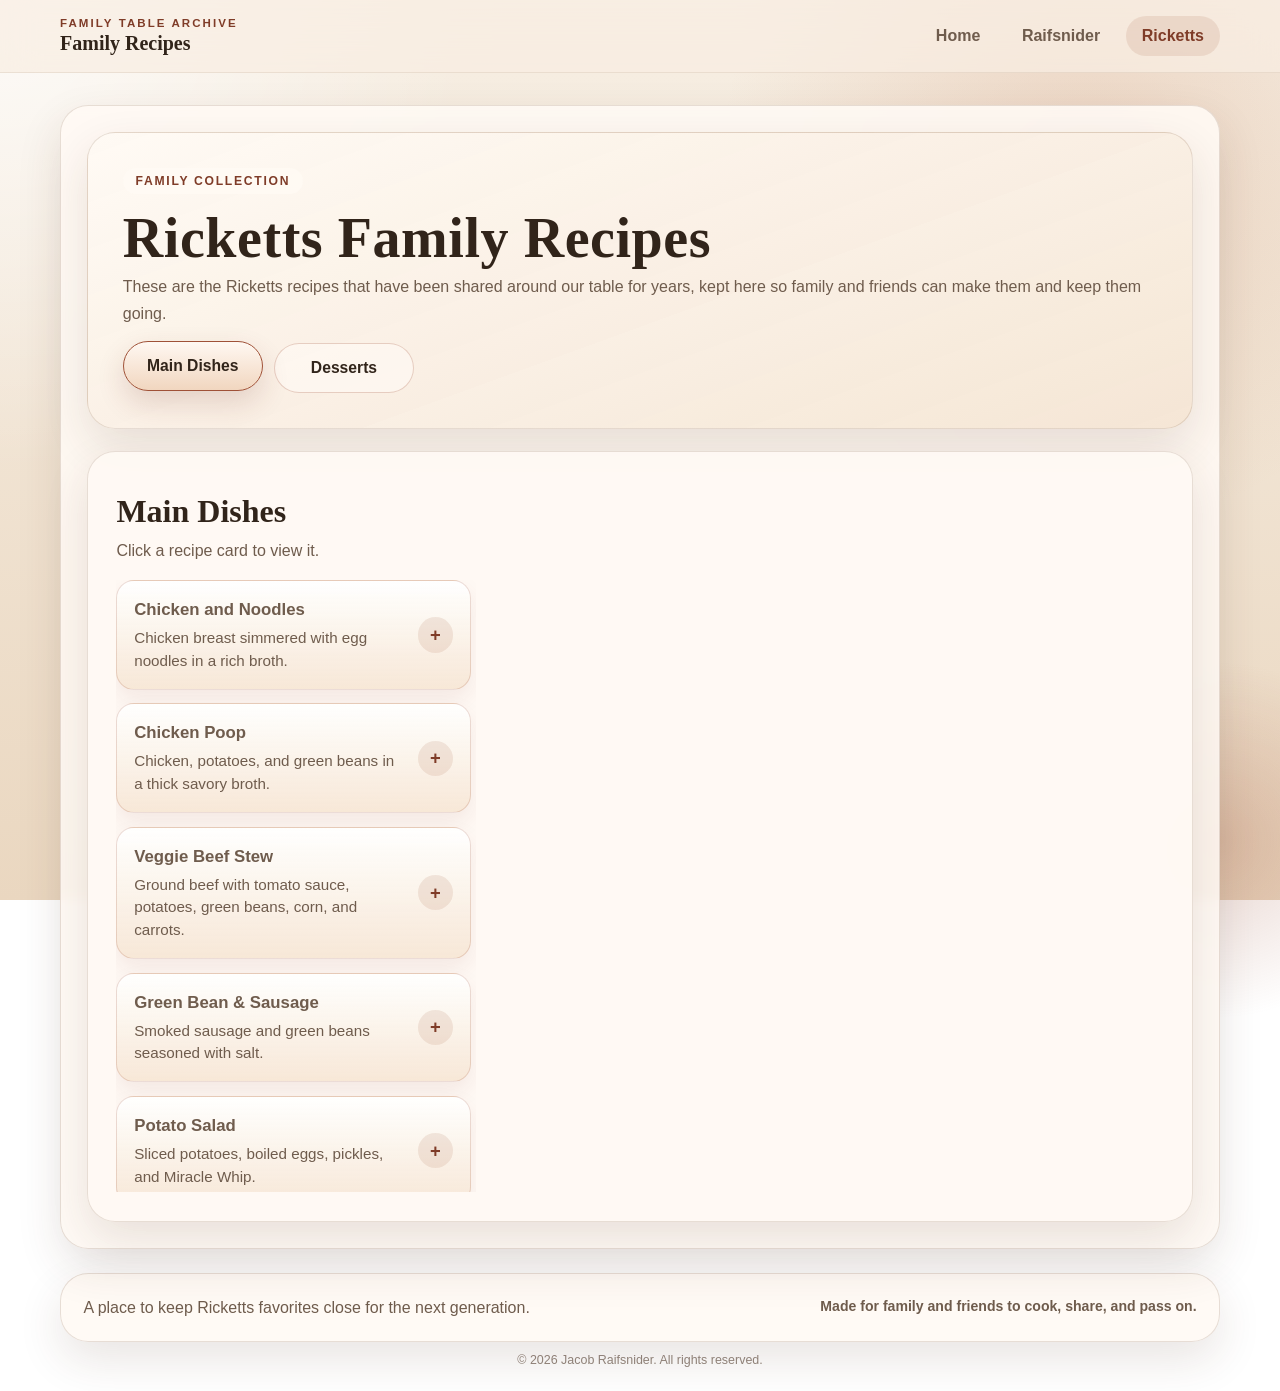
<file: ricketts.html>
<!DOCTYPE html>
<html lang="en">
<head>
    <link rel="stylesheet" href="styles.css?v=20260506e">
    <meta charset="UTF-8">
    <meta name="viewport" content="width=device-width, initial-scale=1.0, viewport-fit=cover">
    <meta name="theme-color" content="#e9dfd1">
    <meta name="apple-mobile-web-app-capable" content="yes">
    <meta name="apple-mobile-web-app-status-bar-style" content="default">
    <title>Ricketts Family Recipes</title>
</head>
<body class="family-page">    <div class="page-glow" aria-hidden="true"></div>
    <header class="site-header">
        <div class="site-header__inner">
            <a class="site-brand" href="index.html">
                <span class="site-brand__eyebrow">Family Table Archive</span>
                <span class="site-brand__title">Family Recipes</span>
            </a>
            <nav class="site-nav" aria-label="Primary">
                <a class="site-nav__link" href="index.html">Home</a>
                <a class="site-nav__link" href="raifsnider.html">Raifsnider</a>
                <a class="site-nav__link is-current" href="ricketts.html">Ricketts</a>
            </nav>
        </div>
    </header>

    <div class="site-shell">
    <main class="main-surface recipe-page" data-recipe-page>
        <section class="page-intro">
            <div class="page-intro__meta">
                <div>
                    <span class="hero__eyebrow">Family collection</span>
                    <h1>Ricketts Family Recipes</h1>
                    <p>These are the Ricketts recipes that have been shared around our table for years, kept here so family and friends can make them and keep them going.</p>
                </div>
                <div class="page-intro__chips" data-category-toggles>
                    <button class="family-button family-button--secondary category-toggle" type="button" data-category-toggle="main" aria-pressed="true">Main Dishes</button>
                    <button class="family-button family-button--secondary category-toggle" type="button" data-category-toggle="desserts" aria-pressed="false">Desserts</button>
                </div>
            </div>
        </section>

        <section class="category-section" id="ricketts-main" data-category-panel="main">
            <div class="category-section__header">
                <div>
                    <h2>Main Dishes</h2>
                    <p>Click a recipe card to view it.</p>
                </div>
            </div>
            <div class="recipe-workspace">
                <div class="recipe-list">
                    <button class="recipe-link" type="button" data-recipe-target="ricketts-chicken-noodles" aria-expanded="false">
                        <span><strong>Chicken and Noodles</strong><span>Chicken breast simmered with egg noodles in a rich broth.</span></span>
                    </button>
                    <button class="recipe-link" type="button" data-recipe-target="ricketts-chicken-potato-stew" aria-expanded="false">
                        <span><strong>Chicken Poop</strong><span>Chicken, potatoes, and green beans in a thick savory broth.</span></span>
                    </button>
                    <button class="recipe-link" type="button" data-recipe-target="ricketts-veggie-beef-stew" aria-expanded="false">
                        <span><strong>Veggie Beef Stew</strong><span>Ground beef with tomato sauce, potatoes, green beans, corn, and carrots.</span></span>
                    </button>
                    <button class="recipe-link" type="button" data-recipe-target="ricketts-green-bean-sausage" aria-expanded="false">
                        <span><strong>Green Bean &amp; Sausage</strong><span>Smoked sausage and green beans seasoned with salt.</span></span>
                    </button>
                    <button class="recipe-link" type="button" data-recipe-target="ricketts-potato-salad" aria-expanded="false">
                        <span><strong>Potato Salad</strong><span>Sliced potatoes, boiled eggs, pickles, and Miracle Whip.</span></span>
                    </button>
                </div>

                <div class="recipe-panel-stack">
                    <section class="recipe-detail-section" id="ricketts-chicken-noodles" hidden>
                        <h3>Chicken and Noodles</h3>
                        <p class="recipe-source">Source: Robin Love.</p>
                        <ul>
                            <li>8 cups of water (plus extra if needed)</li>
                            <li>1 family pack of thin sliced chicken breast</li>
                            <li>10 chicken bouillon cubes</li>
                            <li>1 (16 oz) bag of Reames Homestyle egg noodles</li>
                            <li>About 2/3 of a solo cup of cold water (for cornstarch mix)</li>
                            <li>3 heaping tablespoons of cornstarch</li>
                        </ul>
                        <ol>
                            <li>Add 8 cups of water to a large pot.</li>
                            <li>Add the chicken breast and 10 chicken bouillon cubes.</li>
                            <li>Cook for 25 minutes, stirring occasionally. If water level drops, add an extra cup of water.</li>
                            <li>Add the bag of Reames egg noodles.</li>
                            <li>Cook for an additional 20 minutes.</li>
                            <li>While noodles cook, fill a solo cup about 2/3 of the way with COLD water. Add 3 heaping tablespoons of cornstarch and stir well.</li>
                            <li>When the timer goes off, add the cornstarch mixture a little at a time, stirring after each addition. Add more for extra thickness.</li>
                            <li>Let cool - the stew will thicken more as it cools.</li>
                        </ol>
                    </section>

                    <section class="recipe-detail-section" id="ricketts-chicken-potato-stew" hidden>
                        <h3>Chicken Poop</h3>
                        <p class="recipe-source">Source: Robin Love.</p>
                        <ul>
                            <li>12 cups of water</li>
                            <li>10 chicken bouillon cubes</li>
                            <li>3 chicken breasts, cut up</li>
                            <li>6 potatoes, peeled and cut</li>
                            <li>Green beans (canned)</li>
                            <li>2/3 of a red solo cup of cold water (for cornstarch mix)</li>
                            <li>4 heaping tablespoons of cornstarch</li>
                        </ul>
                        <ol>
                            <li>Add 12 cups of water to a large pot and add 10 chicken bouillon cubes.</li>
                            <li>Cut 3 chicken breasts and add to the pot once boiling.</li>
                            <li>Cook for 30 minutes.</li>
                            <li>Peel and cut 6 potatoes and add to the pot.</li>
                            <li>Boil for 25 minutes, stirring occasionally.</li>
                            <li>Add green beans and cook for an additional 10 minutes, stirring occasionally.</li>
                            <li>Make the cornstarch mix: fill a red solo cup 2/3 of the way with cold water, add 4 heaping tablespoons of cornstarch, and stir well.</li>
                            <li>Add cornstarch mixture to the pot and stir. Add more if you want it thicker.</li>
                        </ol>
                    </section>

                    <section class="recipe-detail-section" id="ricketts-veggie-beef-stew" hidden>
                        <h3>Veggie Beef Stew</h3>
                        <p class="recipe-source">Source: Robin Love.</p>
                        <ul>
                            <li>1 1/2 pounds of ground beef</li>
                            <li>Salt and a little pepper</li>
                            <li>3 small cans of tomato sauce</li>
                            <li>3 1/2 cups of water</li>
                            <li>3 jumbo potatoes, peeled and diced</li>
                            <li>3 cans of green beans, drained</li>
                            <li>1 can of corn, drained</li>
                            <li>1 can of sliced carrots, drained (optional)</li>
                        </ul>
                        <ol>
                            <li>Season ground beef with salt and pepper and cook in a skillet. Drain excess fat.</li>
                            <li>In a large sauce pan, add 3 small cans of tomato sauce and 3 1/2 cups of water.</li>
                            <li>Once beef is cooked, add it to the sauce pan.</li>
                            <li>Place sauce pan on heat.</li>
                            <li>Peel and dice 3 jumbo potatoes and add to the pan.</li>
                            <li>Let everything boil for 20 minutes.</li>
                            <li>Add the drained green beans, corn, and carrots (if using).</li>
                            <li>Add water if needed. Put a lid on to help steam the green beans.</li>
                            <li>Cook for 10 more minutes.</li>
                            <li>Stir and serve.</li>
                        </ol>
                    </section>

                    <section class="recipe-detail-section" id="ricketts-green-bean-sausage" hidden>
                        <h3>Green Bean &amp; Sausage</h3>
                        <p class="recipe-source">Source: Robin Love.</p>
                        <ul>
                            <li>2 packs of 2-pair smoked sausage</li>
                            <li>4 cans of green beans</li>
                            <li>Salt</li>
                        </ul>
                        <ol>
                            <li>Drain most of the water from 2 cans of green beans; pour the rest in with the liquid.</li>
                            <li>Pour the remaining 2 cans of green beans in as-is (liquid included).</li>
                            <li>Cut up all the sausage and add to the pot.</li>
                            <li>Add salt to taste.</li>
                            <li>Cook for about 15 minutes until fully cooked, stirring occasionally.</li>
                        </ol>
                    </section>

                    <section class="recipe-detail-section" id="ricketts-potato-salad" hidden>
                        <h3>Potato Salad</h3>
                        <p class="recipe-source">Source: Robin Love.</p>
                        <ul>
                            <li>9 eggs</li>
                            <li>4 jumbo potatoes</li>
                            <li>Salt</li>
                            <li>Bread and butter pickles (about 5 or 6 stacks of 3 pickle chips)</li>
                            <li>4+ dollops of Miracle Whip</li>
                        </ul>
                        <ol>
                            <li>Boil 9 eggs.</li>
                            <li>Fill a pot with 10 cups of water.</li>
                            <li>Peel 4 jumbo potatoes, slice thin, and add to the pot with salt.</li>
                            <li>Cook potatoes for 25 minutes.</li>
                            <li>While potatoes cook, peel the eggs then put them in the fridge to cool.</li>
                            <li>Drain the potato water, put the potatoes in a bowl and set aside.</li>
                            <li>Cut the eggs and dice the bread and butter pickles.</li>
                            <li>Add the eggs and pickles to the potato bowl.</li>
                            <li>Add 4 dollops of Miracle Whip - add more if needed.</li>
                            <li>Mix well and serve.</li>
                        </ol>
                    </section>
                </div>
            </div>
        </section>

        <section class="category-section" id="ricketts-desserts" data-category-panel="desserts">
            <div class="category-section__header">
                <div>
                    <h2>Desserts</h2>
                    <p>No dessert recipes added yet.</p>
                </div>
            </div>
            <div class="recipe-list">
                <!--
                <button class="recipe-link" type="button" data-recipe-target="ricketts-dessert-name" aria-expanded="false">
                    <span><strong>Dessert Name</strong><span>Short description.</span></span>
                </button>
                -->
            </div>
            <!--
            <section class="recipe-detail-section" id="ricketts-dessert-name" hidden>
                <h3>Dessert Name</h3>
                <ul>
                    <li>Ingredient goes here</li>
                </ul>
                <ol>
                    <li>Step goes here</li>
                </ol>
            </section>
            -->
        </section>
    </main>

    <footer class="site-footer">
        <div class="footer-grid">
            <p>A place to keep Ricketts favorites close for the next generation.</p>
            <p class="footer-note">Made for family and friends to cook, share, and pass on.</p>
        </div>
    </footer>
    <p class="site-legal">&copy; 2026 Jacob Raifsnider. All rights reserved.</p>

    <div class="recipe-modal" data-recipe-modal hidden>
        <div class="recipe-modal__backdrop" data-recipe-modal-close></div>
        <div class="recipe-modal__dialog" role="dialog" aria-modal="true" aria-label="Recipe details">
            <button class="recipe-modal__close" type="button" data-recipe-modal-close aria-label="Close recipe">&times;</button>
            <div class="recipe-modal__content" data-recipe-modal-content></div>
        </div>
    </div>

    </div>
    <script src="script.js?v=20260422a"></script>
</body>
</html>
</file>
<file: styles.css>
:root {
    --bg-top: #f7efe4;
    --bg-bottom: #ead7c0;
    --surface: rgba(255, 250, 244, 0.9);
    --surface-strong: #fffaf4;
    --surface-muted: #f4e4d2;
    --text-main: #31241a;
    --text-muted: #6f5c4d;
    --accent: #9f5137;
    --accent-strong: #7f3c28;
    --accent-soft: #f1d6bf;
    --line: rgba(108, 71, 47, 0.16);
    --shadow-soft: 0 18px 45px rgba(72, 40, 24, 0.12);
    --shadow-strong: 0 24px 60px rgba(72, 40, 24, 0.18);
    --radius-lg: 28px;
    --radius-md: 18px;
    --radius-sm: 12px;
    --content-width: min(1160px, calc(100% - 2rem));
}

* {
    box-sizing: border-box;
}

html {
    scroll-behavior: smooth;
    min-height: 100%;
    background: transparent;
}

body {
    margin: 0;
    min-height: 100dvh;
    font-family: "Trebuchet MS", "Segoe UI", sans-serif;
    color: var(--text-main);
    background: transparent;
    overflow-x: hidden;
}

body::before {
    content: "";
    position: fixed;
    inset: 0;
    z-index: -2;
    pointer-events: none;
    background:
        radial-gradient(circle at top left, rgba(255, 255, 255, 0.76) 0, rgba(255, 255, 255, 0) 30%),
        radial-gradient(circle at 85% 18%, rgba(197, 127, 88, 0.22) 0, rgba(197, 127, 88, 0) 28%),
        linear-gradient(180deg, var(--bg-top), var(--bg-bottom));
}

@supports (-webkit-touch-callout: none) {
    body {
        min-height: -webkit-fill-available;
    }
}

a {
    color: inherit;
}

img {
    max-width: 100%;
}

.page-glow {
    position: fixed;
    inset: auto -120px -120px auto;
    width: 360px;
    height: 360px;
    border-radius: 50%;
    background: radial-gradient(circle at center, rgba(159, 81, 55, 0.24), transparent 70%);
    pointer-events: none;
    z-index: 0;
}

.site-header {
    position: sticky;
    top: 0;
    z-index: 10;
    padding-top: env(safe-area-inset-top, 0px);
    backdrop-filter: blur(18px);
    -webkit-backdrop-filter: blur(18px);
    background: rgba(248, 238, 226, 0.72);
    border-bottom: 1px solid rgba(108, 71, 47, 0.1);
}

.site-header__inner,
.site-footer__inner,
.hero,
.main-surface {
    width: var(--content-width);
    margin: 0 auto;
}

.site-header__inner {
    display: flex;
    align-items: center;
    justify-content: space-between;
    gap: 1rem;
    padding: 1rem 0;
}

.site-brand {
    text-decoration: none;
}

.site-brand__eyebrow {
    display: block;
    margin-bottom: 0.2rem;
    color: var(--accent-strong);
    font-size: 0.72rem;
    font-weight: 700;
    letter-spacing: 0.18em;
    text-transform: uppercase;
}

.site-brand__title {
    display: block;
    font-family: "Palatino Linotype", "Book Antiqua", Georgia, serif;
    font-size: 1.25rem;
    font-weight: 700;
}

.site-nav {
    display: flex;
    align-items: center;
    gap: 0.6rem;
    flex-wrap: wrap;
}

.site-nav__link {
    padding: 0.7rem 1rem;
    border-radius: 999px;
    color: var(--text-muted);
    text-decoration: none;
    font-weight: 600;
    transition: background-color 180ms ease, color 180ms ease, transform 180ms ease;
}

.site-nav__link:hover,
.site-nav__link:focus-visible,
.site-nav__link.is-current {
    background: rgba(159, 81, 55, 0.12);
    color: var(--accent-strong);
}

.site-nav__link:hover {
    transform: translateY(-1px);
}

.site-shell {
    position: relative;
    z-index: 1;
    padding: 2rem 0 1rem;
}

.hero {
    display: grid;
    grid-template-columns: minmax(0, 1.5fr) minmax(280px, 0.9fr);
    gap: 1.5rem;
    align-items: stretch;
    padding: 1.75rem 0 1.5rem;
}

.hero__panel,
.hero__aside,
.main-surface,
.section-card,
.category-section,
.recipe-detail-section,
.family-card,
.story-card,
.site-footer,
.page-intro {
    background: var(--surface);
    border: 1px solid var(--line);
    box-shadow: var(--shadow-soft);
}

.hero__panel,
.hero__aside,
.main-surface,
.section-card,
.category-section,
.family-card,
.story-card,
.site-footer,
.page-intro {
    border-radius: var(--radius-lg);
}

.hero__panel {
    padding: clamp(1.8rem, 3vw, 3rem);
    background:
        linear-gradient(135deg, rgba(255, 255, 255, 0.6), rgba(255, 250, 244, 0.14)),
        linear-gradient(145deg, rgba(241, 214, 191, 0.92), rgba(255, 250, 244, 0.96));
}

.hero__eyebrow,
.section-label,
.category-section__label {
    display: inline-flex;
    align-items: center;
    gap: 0.45rem;
    padding: 0.38rem 0.8rem;
    border-radius: 999px;
    background: rgba(255, 250, 244, 0.66);
    color: var(--accent-strong);
    font-size: 0.76rem;
    font-weight: 700;
    letter-spacing: 0.14em;
    text-transform: uppercase;
}

.hero__panel h1,
.page-intro h1,
h2,
h3 {
    font-family: "Palatino Linotype", "Book Antiqua", Georgia, serif;
}

.hero__panel h1,
.page-intro h1 {
    margin: 1rem 0 0.85rem;
    font-size: clamp(2.4rem, 5vw, 4.3rem);
    line-height: 1.04;
    letter-spacing: 0.01em;
}

.hero__lede,
.page-intro p,
.section-copy,
.family-card p,
.story-card p,
.recipe-page section p,
.site-footer p,
.hero-stat-list span {
    color: var(--text-muted);
    line-height: 1.7;
}

.hero__actions {
    display: flex;
    gap: 0.85rem;
    flex-wrap: wrap;
    margin-top: 1.6rem;
}

.hero__aside {
    padding: 1.5rem;
    background: linear-gradient(180deg, rgba(255, 251, 246, 0.95), rgba(244, 228, 210, 0.98));
}

.kitchen-wisdom-card {
    text-align: center;
}

.wisdom-inner {
    display: flex;
    flex-direction: column;
    align-items: center;
    gap: 1.1rem;
    padding: 0.5rem 1rem;
}

.wisdom-display {
    max-width: 62ch;
    transition: opacity 400ms ease;
}

.wisdom-display.is-fading {
    opacity: 0;
}

.wisdom-text {
    font-family: "Palatino Linotype", "Book Antiqua", Georgia, serif;
    font-size: clamp(1.2rem, 2.5vw, 1.65rem);
    line-height: 1.6;
    margin: 0 0 0.9rem;
    color: var(--text-main);
}

.wisdom-meta {
    display: flex;
    align-items: center;
    justify-content: center;
    gap: 0.6rem;
    flex-wrap: wrap;
}

.wisdom-badge {
    display: inline-block;
    font-size: 0.72rem;
    font-weight: 700;
    letter-spacing: 0.12em;
    text-transform: uppercase;
    color: var(--accent-strong);
    background: rgba(159, 81, 55, 0.1);
    padding: 0.18rem 0.55rem;
    border-radius: 999px;
}

.wisdom-attribution {
    font-size: 0.88rem;
    color: var(--text-muted);
    font-style: italic;
}

.featured-header {
    margin-bottom: 0.9rem;
}

.featured-recipe-list {
    display: grid;
    gap: 0.75rem;
    margin: 0;
    padding: 0;
    list-style: none;
    transition: opacity 300ms ease;
}

.featured-recipe-list.is-fading {
    opacity: 0;
}

.featured-recipe-link {
    display: block;
    padding: 0.9rem 1rem;
    border: 1px solid rgba(108, 71, 47, 0.18);
    border-radius: var(--radius-md);
    background: rgba(255, 255, 255, 0.55);
    text-decoration: none;
    transition: background 180ms ease, border-color 180ms ease, transform 160ms ease, box-shadow 180ms ease;
}

.featured-recipe-link:hover,
.featured-recipe-link:focus-visible {
    background: rgba(255, 250, 244, 0.92);
    border-color: var(--accent);
    transform: translateY(-2px);
    box-shadow: 0 10px 22px rgba(114, 43, 33, 0.1);
}

.featured-recipe-name {
    display: block;
    font-family: "Palatino Linotype", "Book Antiqua", Georgia, serif;
    font-size: 1.1rem;
    font-weight: 700;
    margin-bottom: 0.22rem;
}

.featured-recipe-desc {
    display: block;
    font-size: 0.88rem;
    color: var(--text-muted);
    line-height: 1.5;
    margin-bottom: 0.45rem;
}

.featured-recipe-family {
    display: inline-block;
    font-size: 0.72rem;
    font-weight: 700;
    letter-spacing: 0.12em;
    text-transform: uppercase;
    color: var(--accent-strong);
    background: rgba(159, 81, 55, 0.1);
    padding: 0.18rem 0.55rem;
    border-radius: 999px;
}

.main-surface {
    padding: clamp(1.3rem, 2vw, 1.7rem);
    backdrop-filter: blur(6px);
}

.home-stack,
.recipe-page {
    display: grid;
    gap: 1.35rem;
}

.section-card,
.category-section {
    padding: clamp(1.25rem, 2.6vw, 1.8rem);
}

.section-heading,
.page-intro__meta,
.category-section__header,
.footer-grid {
    display: flex;
    align-items: flex-start;
    justify-content: space-between;
    gap: 1rem;
    flex-wrap: wrap;
}

.section-heading h2,
.category-section__header h2,
.category-section__header h3 {
    margin: 0.75rem 0 0.45rem;
    font-size: clamp(1.45rem, 2.5vw, 2rem);
}

.button-grid,
.family-grid,
.story-grid {
    display: grid;
    gap: 1rem;
}

.family-grid {
    grid-template-columns: repeat(2, minmax(0, 1fr));
}

.story-grid {
    grid-template-columns: repeat(3, minmax(0, 1fr));
}

.family-card,
.story-card {
    padding: 1.35rem;
}

.family-card__title-row {
    display: flex;
    align-items: baseline;
    justify-content: space-between;
    gap: 0.6rem;
    margin-bottom: 0.65rem;
}

.family-card h3,
.story-card h3 {
    margin: 0;
    font-size: 1.35rem;
}

.family-card__tag {
    color: var(--accent-strong);
    font-size: 0.82rem;
    font-weight: 700;
    letter-spacing: 0.08em;
    text-transform: uppercase;
}

.family-card__footer {
    margin-top: 1.1rem;
}

.button-grid {
    grid-template-columns: repeat(2, minmax(0, 1fr));
}

.family-button {
    display: inline-flex;
    align-items: center;
    justify-content: center;
    gap: 0.5rem;
    border: 1px solid rgba(159, 81, 55, 0.25);
    border-radius: 999px;
    background: linear-gradient(180deg, #fffefc 0%, #f6e5d2 100%);
    color: var(--text-main);
    font-size: 0.98rem;
    font-weight: 700;
    padding: 0.95rem 1.2rem;
    text-decoration: none;
    cursor: pointer;
    transition: transform 160ms ease, box-shadow 220ms ease, border-color 220ms ease, background 220ms ease;
}

.family-button:hover,
.family-button:focus-visible {
    transform: translateY(-2px);
    border-color: var(--accent);
    box-shadow: 0 12px 28px rgba(114, 43, 33, 0.16);
    background: linear-gradient(180deg, #fff8f2 0%, var(--accent-soft) 100%);
}

.family-button:focus-visible,
.recipe-link:focus-visible,
.site-nav__link:focus-visible {
    outline: 3px solid rgba(127, 60, 40, 0.28);
    outline-offset: 2px;
}

.family-button--secondary {
    background: rgba(255, 250, 244, 0.7);
}

.page-intro {
    display: grid;
    gap: 1.25rem;
    padding: clamp(1.5rem, 3vw, 2.2rem);
    background: linear-gradient(160deg, rgba(255, 250, 244, 0.96), rgba(244, 228, 210, 0.9));
}

.page-intro h1 {
    margin-top: 0.9rem;
    margin-bottom: 0.35rem;
    font-size: clamp(2rem, 4.5vw, 3.5rem);
}

.page-intro__meta {
    align-items: center;
}

.page-intro__chips {
    display: flex;
    flex-wrap: wrap;
    gap: 0.7rem;
}

.category-toggle {
    min-width: 140px;
}

.category-toggle[aria-pressed="true"] {
    transform: translateY(-2px);
    border-color: var(--accent);
    box-shadow: 0 12px 28px rgba(114, 43, 33, 0.16);
    background: linear-gradient(180deg, #fff8f2 0%, var(--accent-soft) 100%);
}

.page-chip {
    padding: 0.55rem 0.85rem;
    border-radius: 999px;
    background: rgba(255, 255, 255, 0.72);
    color: var(--accent-strong);
    font-size: 0.88rem;
    font-weight: 700;
}

.recipe-page section {
    text-align: left;
}

.recipe-page section p {
    margin: 0;
}

.category-section__header {
    margin-bottom: 1rem;
}

.category-section__header p {
    max-width: 58ch;
}

.recipe-workspace {
    display: grid;
    grid-template-columns: minmax(280px, 360px) minmax(0, 1fr);
    gap: 1.1rem;
    align-items: start;
}

.recipe-list {
    display: grid;
    gap: 0.85rem;
}

.recipe-page .recipe-list {
    max-height: min(68vh, 760px);
    overflow: auto;
    padding-right: 0.35rem;
    scroll-behavior: smooth;
    scrollbar-width: thin;
    scrollbar-color: rgba(127, 60, 40, 0.42) rgba(255, 250, 244, 0.4);
}

.recipe-page .recipe-list::-webkit-scrollbar {
    width: 10px;
}

.recipe-page .recipe-list::-webkit-scrollbar-thumb {
    border-radius: 999px;
    background: rgba(127, 60, 40, 0.38);
}

.recipe-panel-stack {
    display: block;
    min-height: 460px;
    position: sticky;
    top: 5.8rem;
}

.recipe-link {
    appearance: none;
    display: grid;
    grid-template-columns: minmax(0, 1fr) auto;
    align-items: center;
    gap: 1rem;
    width: 100%;
    border: 1px solid rgba(159, 81, 55, 0.2);
    border-radius: var(--radius-md);
    background: linear-gradient(180deg, rgba(255, 255, 255, 0.94) 0%, rgba(246, 229, 210, 0.86) 100%);
    box-shadow: 0 10px 22px rgba(114, 43, 33, 0.08);
    padding: 1rem 1.05rem;
    text-align: left;
    color: var(--text-main);
    font: inherit;
    cursor: pointer;
    transition: transform 160ms ease, box-shadow 220ms ease, border-color 220ms ease, background 220ms ease;
}

.recipe-link:hover {
    transform: translateY(-2px);
    border-color: var(--accent);
    box-shadow: 0 14px 28px rgba(114, 43, 33, 0.12);
    background: linear-gradient(180deg, #fff8f2 0%, var(--accent-soft) 100%);
}

.recipe-link strong {
    display: block;
    margin-bottom: 0.3rem;
    font-size: 1.05rem;
}

.recipe-link span {
    display: block;
    color: var(--text-muted);
    font-size: 0.95rem;
    line-height: 1.5;
}

.recipe-link::after {
    content: "+";
    display: inline-flex;
    align-items: center;
    justify-content: center;
    width: 2.2rem;
    height: 2.2rem;
    border-radius: 999px;
    background: rgba(159, 81, 55, 0.12);
    color: var(--accent-strong);
    font-size: 1.15rem;
    font-weight: 700;
}

.recipe-link[aria-expanded="true"] {
    border-color: var(--accent);
    background: linear-gradient(180deg, #fff8f2 0%, var(--accent-soft) 100%);
    box-shadow: 0 14px 28px rgba(114, 43, 33, 0.12);
}

.recipe-link[aria-expanded="true"]::after {
    content: "−";
}

.recipe-detail-section {
    margin-top: 0;
    padding: 1.35rem 1.45rem;
    border: 1px solid rgba(159, 81, 55, 0.18);
    border-radius: 22px;
    background: linear-gradient(180deg, #fffdf9 0%, #f8ede1 100%);
    box-shadow: 0 14px 32px rgba(72, 40, 24, 0.09);
}

.recipe-detail-section[hidden] {
    display: none;
}

.recipe-detail-section h3 {
    margin: 0 0 0.55rem;
    font-size: 1.55rem;
}

.recipe-source {
    margin-bottom: 0.5rem;
    font-size: 0.92rem;
    color: var(--accent-strong);
    font-weight: 700;
}

.recipe-detail-section ul,
.recipe-detail-section ol {
    margin: 0 0 1rem;
    padding-left: 1.25rem;
}

.recipe-detail-section li + li {
    margin-top: 0.38rem;
}

.recipe-template-note {
    margin: 0;
    padding-top: 0.8rem;
    padding-bottom: 0.6rem;
    border-top: 1px dashed rgba(114, 43, 33, 0.2);
    color: var(--text-muted);
    font-size: 0.95rem;
}
.recipe-template-note2 {
    margin: 0;
    padding-top: 0.8rem;
    border-top: 1px dashed rgba(114, 43, 33, 0.2);
    color: var(--text-muted);
    font-size: 0.80rem;
}

.site-footer {
    width: var(--content-width);
    margin: 1.5rem auto 0;
    padding: 1.25rem 1.4rem;
}

.site-legal {
    width: var(--content-width);
    margin: 0.65rem auto 0;
    padding-bottom: max(0.35rem, env(safe-area-inset-bottom));
    text-align: center;
    color: rgba(84, 64, 50, 0.64);
    font-size: 0.78rem;
    line-height: 1.4;
}

.footer-grid {
    align-items: center;
}

.footer-grid p {
    margin: 0;
}

.footer-note {
    color: var(--accent-strong);
    font-size: 0.88rem;
    font-weight: 700;
}

body.modal-open {
    overflow: hidden;
}

.recipe-modal {
    position: fixed;
    inset: 0;
    z-index: 1000;
    display: grid;
    place-items: end center;
    padding: 0;
}

.recipe-modal[hidden] {
    display: none;
}

.recipe-modal__backdrop {
    position: absolute;
    inset: 0;
    background: rgba(43, 32, 24, 0.56);
}

.recipe-modal__dialog {
    position: relative;
    width: min(760px, 100%);
    max-height: 90dvh;
    overflow: auto;
    border-radius: 24px 24px 0 0;
    border: 1px solid rgba(114, 43, 33, 0.18);
    background: linear-gradient(180deg, #fffdf9 0%, #f9efe6 100%);
    box-shadow: 0 18px 42px rgba(43, 32, 24, 0.22);
    padding: 0.9rem 0.95rem 1.1rem;
}

.recipe-modal__close {
    appearance: none;
    position: sticky;
    top: 0;
    z-index: 1;
    margin-left: auto;
    display: grid;
    place-items: center;
    width: 2rem;
    height: 2rem;
    border: none;
    border-radius: 999px;
    background: rgba(143, 59, 46, 0.12);
    color: var(--accent-strong);
    font-size: 1.3rem;
    cursor: pointer;
}

@media (max-width: 980px) {
    .hero,
    .recipe-workspace,
    .story-grid {
        grid-template-columns: 1fr;
    }

    .family-grid {
        grid-template-columns: 1fr;
    }

    .recipe-panel-stack {
        position: static;
        min-height: 0;
    }

    .recipe-page .recipe-list {
        max-height: none;
        overflow: visible;
        padding-right: 0;
    }
}

@media (max-width: 860px) {
    .site-header__inner,
    .section-heading,
    .page-intro__meta,
    .category-section__header,
    .footer-grid {
        align-items: stretch;
    }

    .site-header__inner {
        flex-direction: column;
        padding: 0.9rem 0;
    }

    .hero__panel h1,
    .page-intro h1 {
        font-size: clamp(2rem, 8vw, 3rem);
    }

    .button-grid {
        grid-template-columns: 1fr;
    }

    .recipe-workspace {
        grid-template-columns: 1fr;
    }

    .recipe-panel-stack {
        display: none;
    }

    .recipe-detail-section {
        margin-top: 0.75rem;
    }

    .recipe-modal__dialog {
        width: 100%;
        max-height: 90dvh;
        border-radius: 20px 20px 0 0;
        overflow-y: auto;
        -webkit-overflow-scrolling: touch;
        padding: 1rem 1rem calc(1rem + env(safe-area-inset-bottom));
    }

    .recipe-modal__close {
        position: sticky;
        top: 0;
        float: right;
        clear: right;
        width: 2.4rem;
        height: 2.4rem;
        font-size: 1.5rem;
        border: 1px solid rgba(114, 43, 33, 0.22);
        background: rgba(255, 248, 239, 0.96);
        box-shadow: 0 2px 8px rgba(43, 32, 24, 0.14);
    }

    .recipe-modal__content {
        clear: both;
    }
}

@media (max-width: 600px) {
    :root {
        --content-width: min(100% - 1rem, 100%);
    }

    .site-shell {
        padding-top: 0.75rem;
    }

    .hero {
        padding-top: 0.8rem;
    }

    .hero__panel,
    .hero__aside,
    .main-surface,
    .section-card,
    .category-section,
    .site-footer,
    .page-intro {
        border-radius: 22px;
    }

    .recipe-link {
        grid-template-columns: 1fr;
        gap: 0.6rem;
        padding: 0.9rem 0.95rem;
    }

    .recipe-link::after {
        display: none;
    }

    .site-nav {
        width: 100%;
        justify-content: space-between;
    }

    .site-nav__link {
        flex: 1 1 auto;
        text-align: center;
    }
}
</file>
